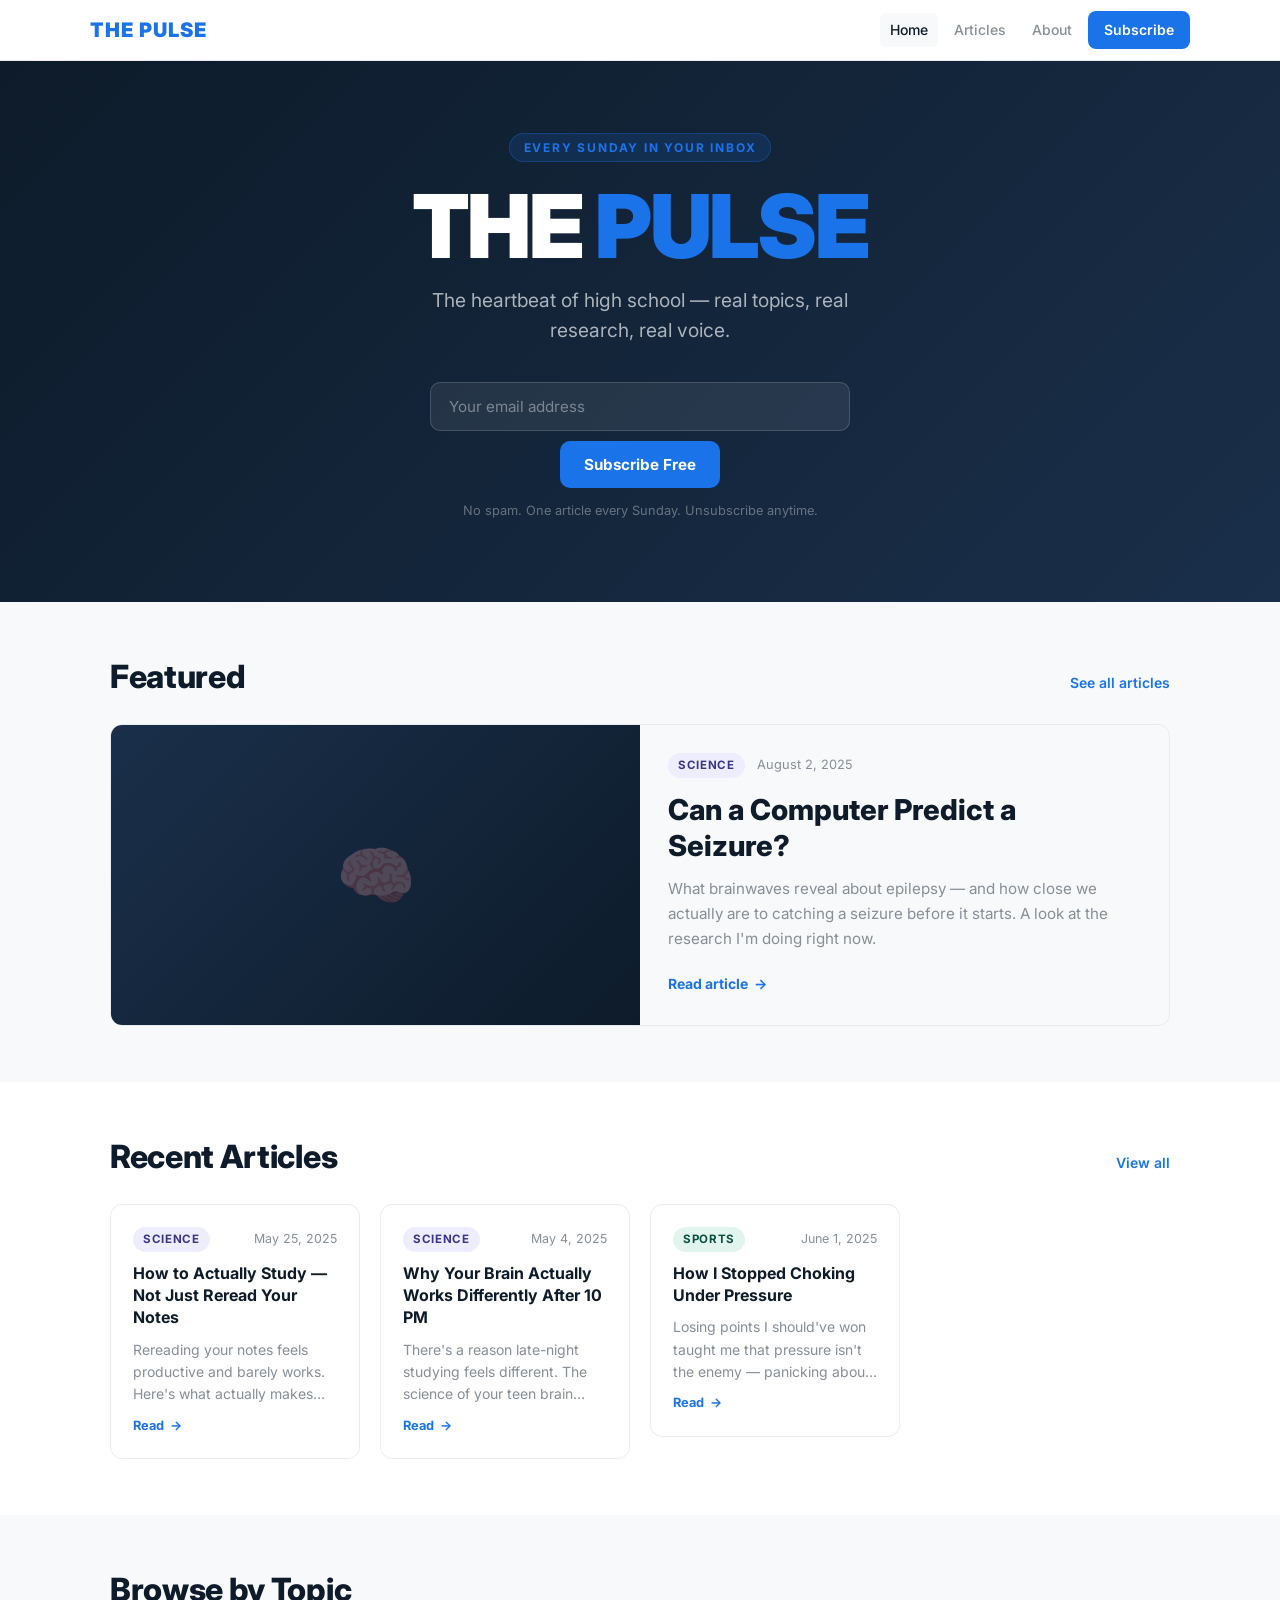
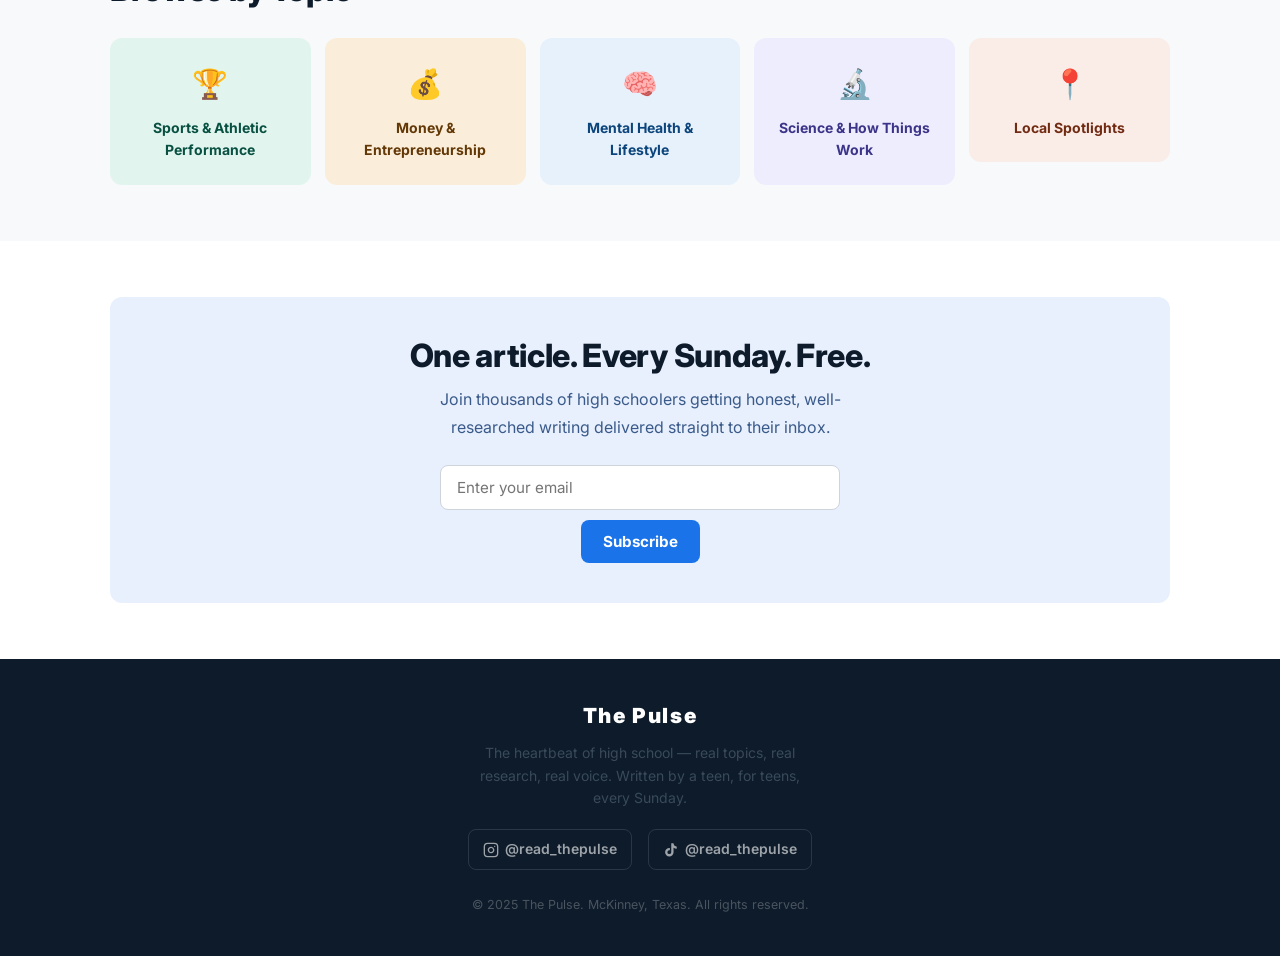
<file: index.html>
<!DOCTYPE html>
<html lang="en">
<head>
  <meta charset="UTF-8" />
  <meta name="viewport" content="width=device-width, initial-scale=1.0" />
  <title>The Pulse — The heartbeat of high school</title>
  <meta name="description" content="Real topics, real research, real voice. The Pulse is a high school publication covering sports, money, mental health, science, and local spotlights." />
  <link rel="stylesheet" href="css/styles.css" />
</head>
<body>

  <!-- NAV -->
  <nav class="nav">
    <div class="nav__inner">
      <a href="index.html" class="nav__logo">The Pulse</a>
      <div class="nav__links">
        <a href="index.html">Home</a>
        <a href="articles.html">Articles</a>
        <a href="about.html">About</a>
        <a href="subscribe.html" class="nav__subscribe">Subscribe</a>
      </div>
      <button class="nav__hamburger" aria-label="Menu">
        <span></span><span></span><span></span>
      </button>
    </div>
    <div class="nav__mobile">
      <a href="index.html">Home</a>
      <a href="articles.html">Articles</a>
      <a href="about.html">About</a>
      <a href="subscribe.html" class="nav__subscribe">Subscribe Free</a>
    </div>
  </nav>

  <!-- HERO -->
  <section class="hero">
    <div class="hero__eyebrow">Every Sunday in your inbox</div>
    <h1 class="hero__title">THE <span>PULSE</span></h1>
    <p class="hero__tagline">The heartbeat of high school — real topics, real research, real voice.</p>
    <form class="hero__form" action="#" method="post">
      <input class="hero__input" type="email" placeholder="Your email address" required />
      <button class="hero__btn" type="submit">Subscribe Free</button>
    </form>
    <p class="hero__note">No spam. One article every Sunday. Unsubscribe anytime.</p>
  </section>

  <!-- FEATURED ARTICLE -->
  <section class="section" style="background: var(--gray-1);">
    <div class="container">
      <div class="section-header">
        <h2>Featured</h2>
        <a href="articles.html">See all articles</a>
      </div>
      <a href="articles/predicting-seizures.html" style="display:block;">
        <article class="featured-card">
          <div class="featured-card__img">
            <span class="featured-card__img-placeholder">🧠</span>
          </div>
          <div class="featured-card__body">
            <div class="featured-card__meta">
              <span class="tag tag--science">Science</span>
              <span class="featured-card__date">August 2, 2025</span>
            </div>
            <h3 class="featured-card__title">Can a Computer Predict a Seizure?</h3>
            <p class="featured-card__excerpt">What brainwaves reveal about epilepsy — and how close we actually are to catching a seizure before it starts. A look at the research I'm doing right now.</p>
            <span class="read-link">Read article</span>
          </div>
        </article>
      </a>
    </div>
  </section>

  <!-- RECENT ARTICLES GRID -->
  <section class="section">
    <div class="container">
      <div class="section-header">
        <h2>Recent Articles</h2>
        <a href="articles.html">View all</a>
      </div>
      <div class="article-grid">

        <a href="articles/how-to-actually-study.html" style="display:block;">
          <article class="article-card">
            <div class="article-card__meta">
              <span class="tag tag--science">Science</span>
              <span class="article-card__date">May 25, 2025</span>
            </div>
            <h3 class="article-card__title">How to Actually Study — Not Just Reread Your Notes</h3>
            <p class="article-card__excerpt">Rereading your notes feels productive and barely works. Here's what actually makes things stick — backed by real cognitive science.</p>
            <span class="read-link">Read</span>
          </article>
        </a>

        <a href="articles/brain-at-night.html" style="display:block;">
          <article class="article-card">
            <div class="article-card__meta">
              <span class="tag tag--science">Science</span>
              <span class="article-card__date">May 4, 2025</span>
            </div>
            <h3 class="article-card__title">Why Your Brain Actually Works Differently After 10 PM</h3>
            <p class="article-card__excerpt">There's a reason late-night studying feels different. The science of your teen brain explains everything — including why you can't fall asleep.</p>
            <span class="read-link">Read</span>
          </article>
        </a>

        <a href="articles/choking-under-pressure.html" style="display:block;">
          <article class="article-card">
            <div class="article-card__meta">
              <span class="tag tag--sports">Sports</span>
              <span class="article-card__date">June 1, 2025</span>
            </div>
            <h3 class="article-card__title">How I Stopped Choking Under Pressure</h3>
            <p class="article-card__excerpt">Losing points I should've won taught me that pressure isn't the enemy — panicking about the pressure is. Here's what actually helped.</p>
            <span class="read-link">Read</span>
          </article>
        </a>

      </div>
    </div>
  </section>

  <!-- CATEGORIES -->
  <section class="section" style="background: var(--gray-1);">
    <div class="container">
      <div class="section-header">
        <h2>Browse by Topic</h2>
      </div>
      <div class="category-grid">
        <a href="articles.html?category=sports">
          <div class="category-card category-card--sports">
            <div class="category-card__icon">🏆</div>
            <div class="category-card__name">Sports & Athletic Performance</div>
          </div>
        </a>
        <a href="articles.html?category=money">
          <div class="category-card category-card--money">
            <div class="category-card__icon">💰</div>
            <div class="category-card__name">Money & Entrepreneurship</div>
          </div>
        </a>
        <a href="articles.html?category=mental">
          <div class="category-card category-card--mental">
            <div class="category-card__icon">🧠</div>
            <div class="category-card__name">Mental Health & Lifestyle</div>
          </div>
        </a>
        <a href="articles.html?category=science">
          <div class="category-card category-card--science">
            <div class="category-card__icon">🔬</div>
            <div class="category-card__name">Science & How Things Work</div>
          </div>
        </a>
        <a href="articles.html?category=local">
          <div class="category-card category-card--local">
            <div class="category-card__icon">📍</div>
            <div class="category-card__name">Local Spotlights</div>
          </div>
        </a>
      </div>
    </div>
  </section>

  <!-- SUBSCRIBE STRIP -->
  <section class="section">
    <div class="container">
      <div class="subscribe-strip">
        <h2>One article. Every Sunday. Free.</h2>
        <p>Join thousands of high schoolers getting honest, well-researched writing delivered straight to their inbox.</p>
        <form class="inline-form" action="#" method="post">
          <input type="email" placeholder="Enter your email" required />
          <button class="btn-primary" type="submit">Subscribe</button>
        </form>
      </div>
    </div>
  </section>

  <!-- FOOTER -->
  <footer class="footer">
    <div class="footer__logo">The Pulse</div>
    <p class="footer__mission">The heartbeat of high school — real topics, real research, real voice. Written by a teen, for teens, every Sunday.</p>
    <div class="footer__socials">
      <a href="https://www.instagram.com/read_thepulse/" target="_blank" rel="noopener">
        <svg width="16" height="16" viewBox="0 0 24 24" fill="none" stroke="currentColor" stroke-width="2" stroke-linecap="round" stroke-linejoin="round"><rect x="2" y="2" width="20" height="20" rx="5" ry="5"/><path d="M16 11.37A4 4 0 1 1 12.63 8 4 4 0 0 1 16 11.37z"/><line x1="17.5" y1="6.5" x2="17.51" y2="6.5"/></svg>
        @read_thepulse
      </a>
      <a href="https://www.tiktok.com/@read_thepulse" target="_blank" rel="noopener">
        <svg width="16" height="16" viewBox="0 0 24 24" fill="currentColor"><path d="M19.59 6.69a4.83 4.83 0 01-3.77-4.25V2h-3.45v13.67a2.89 2.89 0 01-2.88 2.5 2.89 2.89 0 01-2.89-2.89 2.89 2.89 0 012.89-2.89c.28 0 .54.04.79.1V9.01a6.33 6.33 0 00-.79-.05 6.34 6.34 0 00-6.34 6.34 6.34 6.34 0 006.34 6.34 6.34 6.34 0 006.33-6.34V8.69a8.18 8.18 0 004.78 1.52V6.76a4.85 4.85 0 01-1.01-.07z"/></svg>
        @read_thepulse
      </a>
    </div>
    <p class="footer__copy">© 2025 The Pulse. McKinney, Texas. All rights reserved.</p>
  </footer>

  <script src="js/main.js"></script>
</body>
</html>
</file>
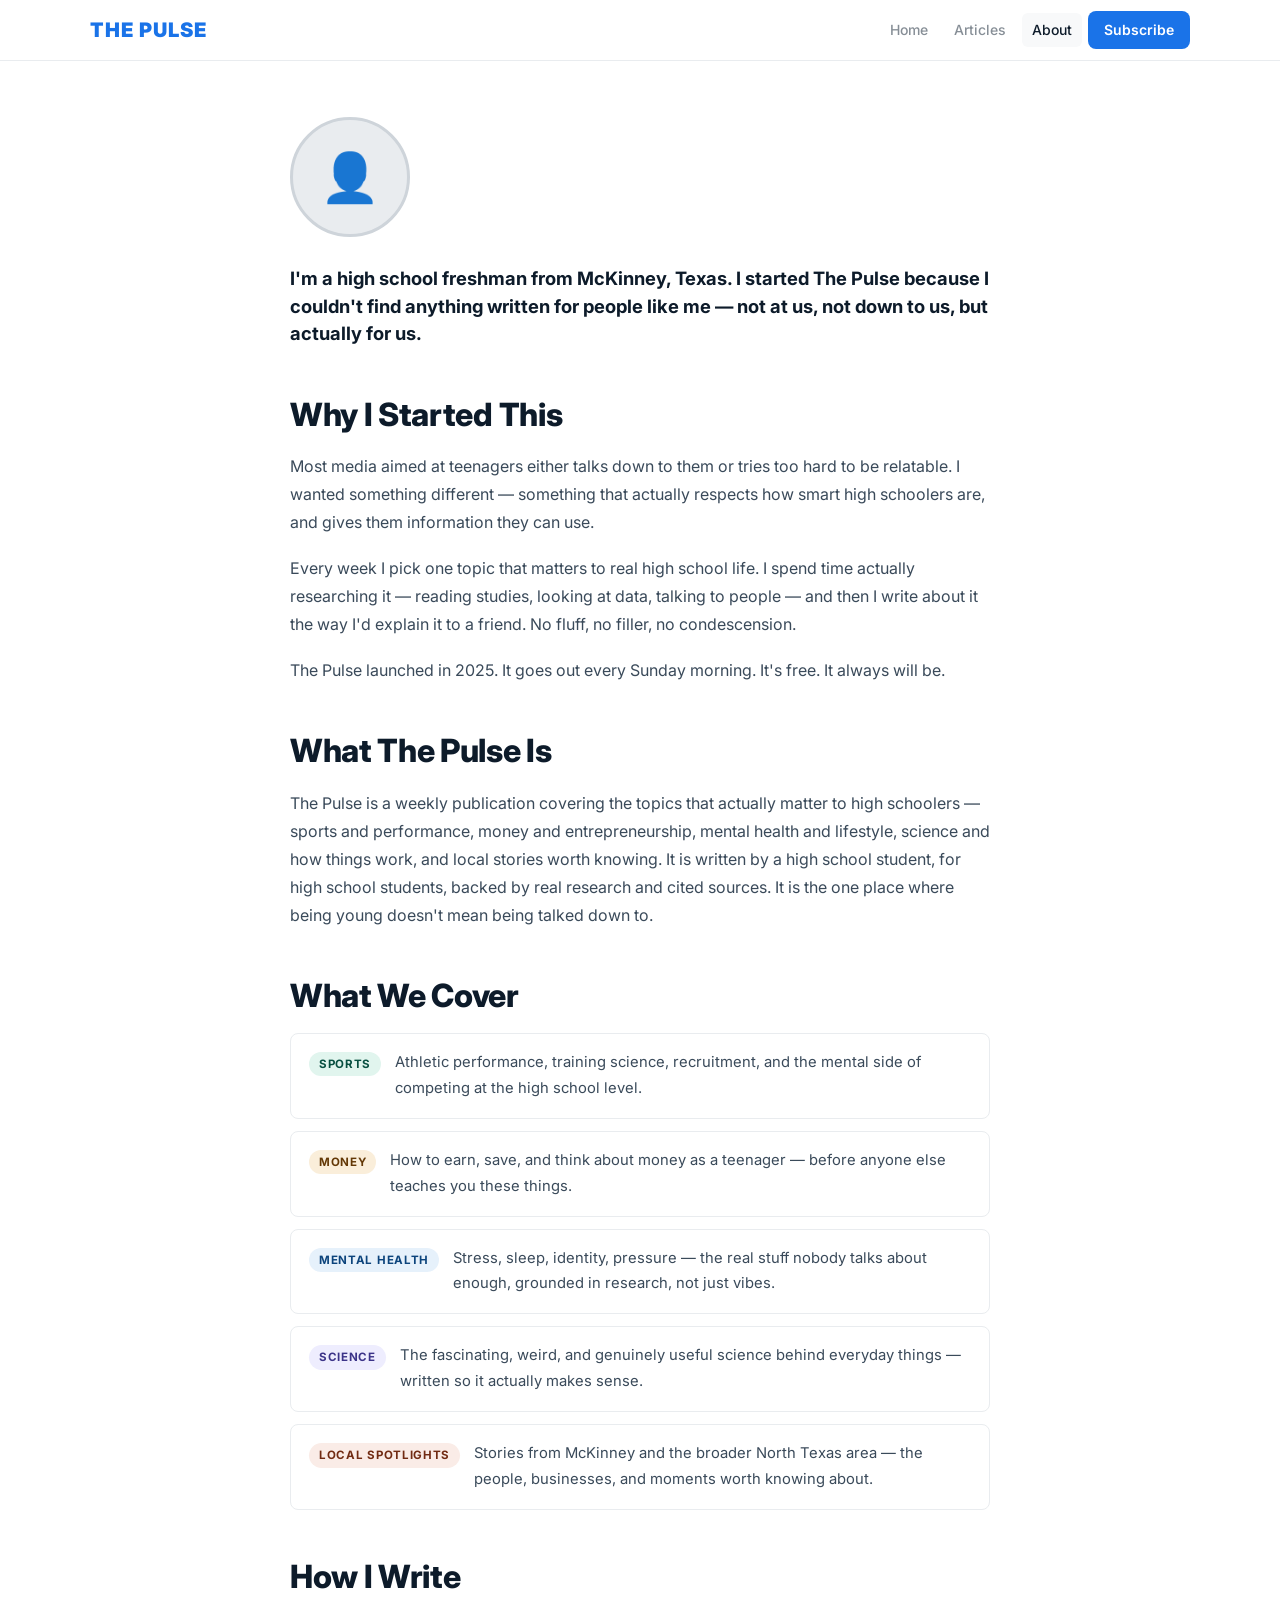
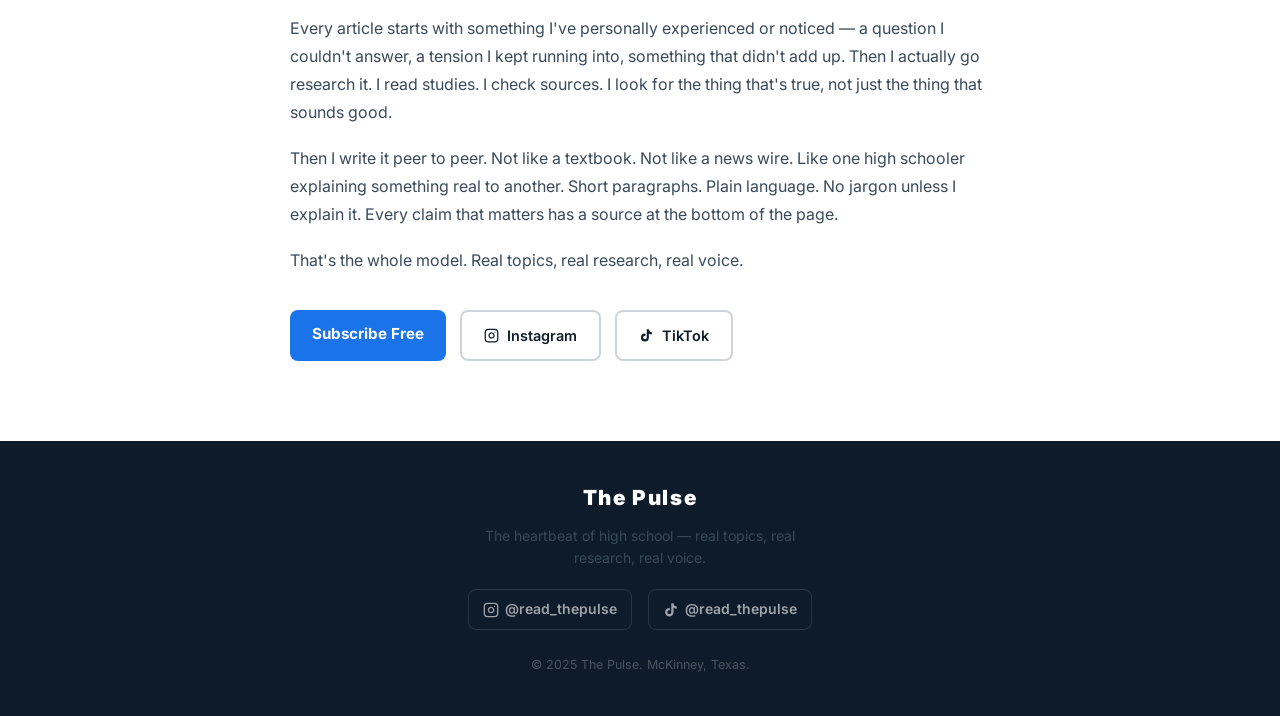
<file: about.html>
<!DOCTYPE html>
<html lang="en">
<head>
  <meta charset="UTF-8" />
  <meta name="viewport" content="width=device-width, initial-scale=1.0" />
  <title>About — The Pulse</title>
  <meta name="description" content="Who is behind The Pulse, why it started, and what it stands for." />
  <link rel="stylesheet" href="css/styles.css" />
</head>
<body>

  <!-- NAV -->
  <nav class="nav">
    <div class="nav__inner">
      <a href="index.html" class="nav__logo">The Pulse</a>
      <div class="nav__links">
        <a href="index.html">Home</a>
        <a href="articles.html">Articles</a>
        <a href="about.html">About</a>
        <a href="subscribe.html" class="nav__subscribe">Subscribe</a>
      </div>
      <button class="nav__hamburger" aria-label="Menu">
        <span></span><span></span><span></span>
      </button>
    </div>
    <div class="nav__mobile">
      <a href="index.html">Home</a>
      <a href="articles.html">Articles</a>
      <a href="about.html">About</a>
      <a href="subscribe.html" class="nav__subscribe">Subscribe Free</a>
    </div>
  </nav>

  <!-- ABOUT CONTENT -->
  <main class="about-page">

    <div class="photo-placeholder" aria-label="Founder photo">👤</div>

    <p class="about-intro">I'm a high school freshman from McKinney, Texas. I started The Pulse because I couldn't find anything written for people like me — not at us, not down to us, but actually for us.</p>

    <h2>Why I Started This</h2>
    <p>Most media aimed at teenagers either talks down to them or tries too hard to be relatable. I wanted something different — something that actually respects how smart high schoolers are, and gives them information they can use.</p>
    <p>Every week I pick one topic that matters to real high school life. I spend time actually researching it — reading studies, looking at data, talking to people — and then I write about it the way I'd explain it to a friend. No fluff, no filler, no condescension.</p>
    <p>The Pulse launched in 2025. It goes out every Sunday morning. It's free. It always will be.</p>

    <h2>What The Pulse Is</h2>
    <p>The Pulse is a weekly publication covering the topics that actually matter to high schoolers — sports and performance, money and entrepreneurship, mental health and lifestyle, science and how things work, and local stories worth knowing. It is written by a high school student, for high school students, backed by real research and cited sources. It is the one place where being young doesn't mean being talked down to.</p>

    <h2>What We Cover</h2>
    <div class="category-list">
      <div class="category-item">
        <span class="tag tag--sports">Sports</span>
        <p>Athletic performance, training science, recruitment, and the mental side of competing at the high school level.</p>
      </div>
      <div class="category-item">
        <span class="tag tag--money">Money</span>
        <p>How to earn, save, and think about money as a teenager — before anyone else teaches you these things.</p>
      </div>
      <div class="category-item">
        <span class="tag tag--mental">Mental Health</span>
        <p>Stress, sleep, identity, pressure — the real stuff nobody talks about enough, grounded in research, not just vibes.</p>
      </div>
      <div class="category-item">
        <span class="tag tag--science">Science</span>
        <p>The fascinating, weird, and genuinely useful science behind everyday things — written so it actually makes sense.</p>
      </div>
      <div class="category-item">
        <span class="tag tag--local">Local Spotlights</span>
        <p>Stories from McKinney and the broader North Texas area — the people, businesses, and moments worth knowing about.</p>
      </div>
    </div>

    <h2>How I Write</h2>
    <p>Every article starts with something I've personally experienced or noticed — a question I couldn't answer, a tension I kept running into, something that didn't add up. Then I actually go research it. I read studies. I check sources. I look for the thing that's true, not just the thing that sounds good.</p>
    <p>Then I write it peer to peer. Not like a textbook. Not like a news wire. Like one high schooler explaining something real to another. Short paragraphs. Plain language. No jargon unless I explain it. Every claim that matters has a source at the bottom of the page.</p>
    <p>That's the whole model. Real topics, real research, real voice.</p>

    <div class="about-cta">
      <a href="subscribe.html" class="btn-primary">Subscribe Free</a>
      <a href="https://www.instagram.com/read_thepulse/" class="btn-social" target="_blank" rel="noopener">
        <svg width="15" height="15" viewBox="0 0 24 24" fill="none" stroke="currentColor" stroke-width="2" stroke-linecap="round" stroke-linejoin="round"><rect x="2" y="2" width="20" height="20" rx="5" ry="5"/><path d="M16 11.37A4 4 0 1 1 12.63 8 4 4 0 0 1 16 11.37z"/><line x1="17.5" y1="6.5" x2="17.51" y2="6.5"/></svg>
        Instagram
      </a>
      <a href="https://www.tiktok.com/@read_thepulse" class="btn-social" target="_blank" rel="noopener">
        <svg width="15" height="15" viewBox="0 0 24 24" fill="currentColor"><path d="M19.59 6.69a4.83 4.83 0 01-3.77-4.25V2h-3.45v13.67a2.89 2.89 0 01-2.88 2.5 2.89 2.89 0 01-2.89-2.89 2.89 2.89 0 012.89-2.89c.28 0 .54.04.79.1V9.01a6.33 6.33 0 00-.79-.05 6.34 6.34 0 00-6.34 6.34 6.34 6.34 0 006.34 6.34 6.34 6.34 0 006.33-6.34V8.69a8.18 8.18 0 004.78 1.52V6.76a4.85 4.85 0 01-1.01-.07z"/></svg>
        TikTok
      </a>
    </div>

  </main>

  <!-- FOOTER -->
  <footer class="footer">
    <div class="footer__logo">The Pulse</div>
    <p class="footer__mission">The heartbeat of high school — real topics, real research, real voice.</p>
    <div class="footer__socials">
      <a href="https://www.instagram.com/read_thepulse/" target="_blank" rel="noopener">
        <svg width="16" height="16" viewBox="0 0 24 24" fill="none" stroke="currentColor" stroke-width="2" stroke-linecap="round" stroke-linejoin="round"><rect x="2" y="2" width="20" height="20" rx="5" ry="5"/><path d="M16 11.37A4 4 0 1 1 12.63 8 4 4 0 0 1 16 11.37z"/><line x1="17.5" y1="6.5" x2="17.51" y2="6.5"/></svg>
        @read_thepulse
      </a>
      <a href="https://www.tiktok.com/@read_thepulse" target="_blank" rel="noopener">
        <svg width="16" height="16" viewBox="0 0 24 24" fill="currentColor"><path d="M19.59 6.69a4.83 4.83 0 01-3.77-4.25V2h-3.45v13.67a2.89 2.89 0 01-2.88 2.5 2.89 2.89 0 01-2.89-2.89 2.89 2.89 0 012.89-2.89c.28 0 .54.04.79.1V9.01a6.33 6.33 0 00-.79-.05 6.34 6.34 0 00-6.34 6.34 6.34 6.34 0 006.34 6.34 6.34 6.34 0 006.33-6.34V8.69a8.18 8.18 0 004.78 1.52V6.76a4.85 4.85 0 01-1.01-.07z"/></svg>
        @read_thepulse
      </a>
    </div>
    <p class="footer__copy">© 2025 The Pulse. McKinney, Texas.</p>
  </footer>

  <script src="js/main.js"></script>
</body>
</html>
</file>
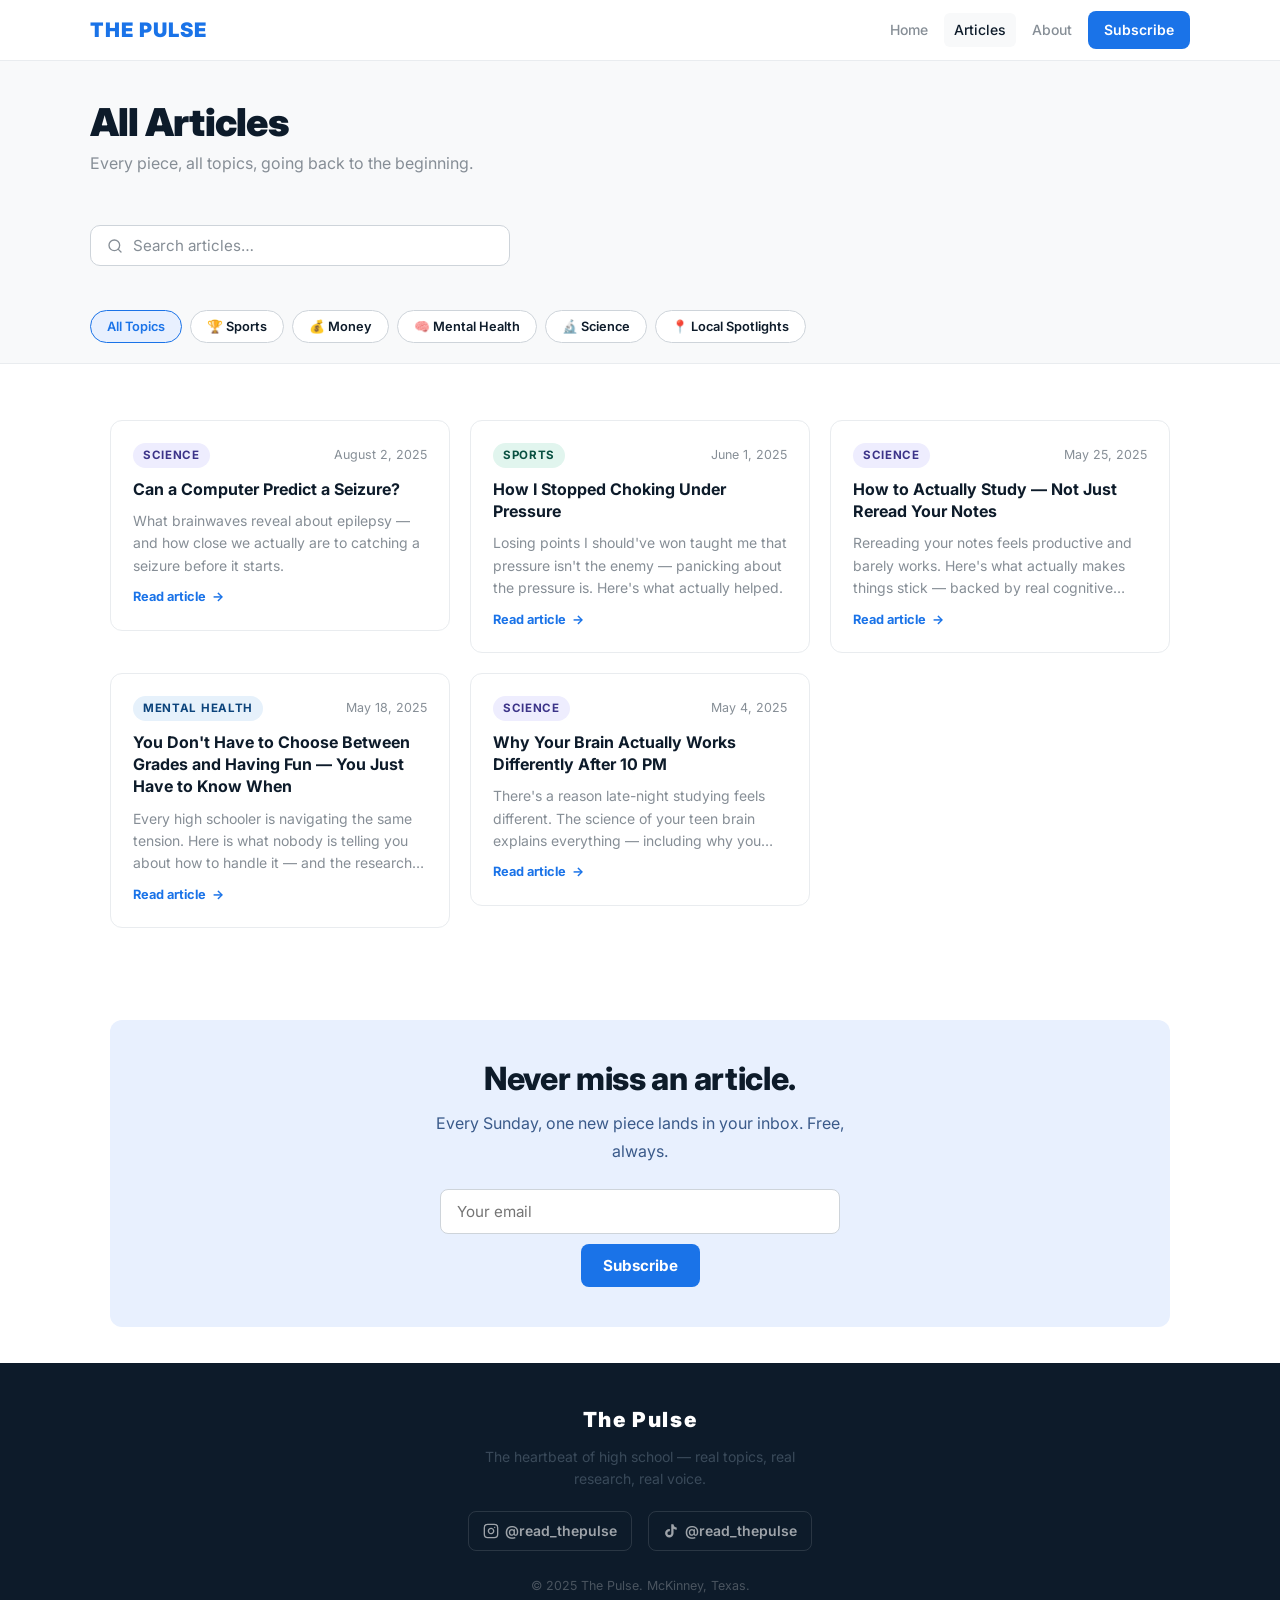
<file: articles.html>
<!DOCTYPE html>
<html lang="en">
<head>
  <meta charset="UTF-8" />
  <meta name="viewport" content="width=device-width, initial-scale=1.0" />
  <title>Articles — The Pulse</title>
  <meta name="description" content="Browse all articles from The Pulse — covering sports, money, mental health, science, and local spotlights." />
  <link rel="stylesheet" href="css/styles.css" />
</head>
<body>

  <!-- NAV -->
  <nav class="nav">
    <div class="nav__inner">
      <a href="index.html" class="nav__logo">The Pulse</a>
      <div class="nav__links">
        <a href="index.html">Home</a>
        <a href="articles.html">Articles</a>
        <a href="about.html">About</a>
        <a href="subscribe.html" class="nav__subscribe">Subscribe</a>
      </div>
      <button class="nav__hamburger" aria-label="Menu">
        <span></span><span></span><span></span>
      </button>
    </div>
    <div class="nav__mobile">
      <a href="index.html">Home</a>
      <a href="articles.html">Articles</a>
      <a href="about.html">About</a>
      <a href="subscribe.html" class="nav__subscribe">Subscribe Free</a>
    </div>
  </nav>

  <!-- PAGE HEADER -->
  <div class="page-header">
    <div class="page-header__inner">
      <h1>All Articles</h1>
      <p>Every piece, all topics, going back to the beginning.</p>
      <div class="filter-tabs-wrapper">
        <div class="search-bar">
          <svg width="16" height="16" viewBox="0 0 24 24" fill="none" stroke="currentColor" stroke-width="2" stroke-linecap="round" stroke-linejoin="round"><circle cx="11" cy="11" r="8"/><line x1="21" y1="21" x2="16.65" y2="16.65"/></svg>
          <input id="article-search" type="text" placeholder="Search articles…" />
        </div>
        <div class="filter-bar">
          <button class="filter-btn active" data-filter="all">All Topics</button>
          <button class="filter-btn" data-filter="sports">🏆 Sports</button>
          <button class="filter-btn" data-filter="money">💰 Money</button>
          <button class="filter-btn" data-filter="mental">🧠 Mental Health</button>
          <button class="filter-btn" data-filter="science">🔬 Science</button>
          <button class="filter-btn" data-filter="local">📍 Local Spotlights</button>
        </div>
      </div>
    </div>
  </div>

  <!-- ARTICLES LIST -->
  <section class="section">
    <div class="container">
      <div class="articles-list" id="articles-list">

        <a href="articles/predicting-seizures.html" class="article-list-card" data-category="science" style="display:block;">
          <article class="article-card">
            <div class="article-card__meta">
              <span class="tag tag--science">Science</span>
              <span class="article-card__date">August 2, 2025</span>
            </div>
            <h3 class="article-card__title">Can a Computer Predict a Seizure?</h3>
            <p class="article-card__excerpt">What brainwaves reveal about epilepsy — and how close we actually are to catching a seizure before it starts.</p>
            <span class="read-link">Read article</span>
          </article>
        </a>

        <a href="articles/choking-under-pressure.html" class="article-list-card" data-category="sports" style="display:block;">
          <article class="article-card">
            <div class="article-card__meta">
              <span class="tag tag--sports">Sports</span>
              <span class="article-card__date">June 1, 2025</span>
            </div>
            <h3 class="article-card__title">How I Stopped Choking Under Pressure</h3>
            <p class="article-card__excerpt">Losing points I should've won taught me that pressure isn't the enemy — panicking about the pressure is. Here's what actually helped.</p>
            <span class="read-link">Read article</span>
          </article>
        </a>

        <a href="articles/how-to-actually-study.html" class="article-list-card" data-category="science" style="display:block;">
          <article class="article-card">
            <div class="article-card__meta">
              <span class="tag tag--science">Science</span>
              <span class="article-card__date">May 25, 2025</span>
            </div>
            <h3 class="article-card__title">How to Actually Study — Not Just Reread Your Notes</h3>
            <p class="article-card__excerpt">Rereading your notes feels productive and barely works. Here's what actually makes things stick — backed by real cognitive science.</p>
            <span class="read-link">Read article</span>
          </article>
        </a>

        <a href="articles/grades-and-fun.html" class="article-list-card" data-category="mental" style="display:block;">
          <article class="article-card">
            <div class="article-card__meta">
              <span class="tag tag--mental">Mental Health</span>
              <span class="article-card__date">May 18, 2025</span>
            </div>
            <h3 class="article-card__title">You Don't Have to Choose Between Grades and Having Fun — You Just Have to Know When</h3>
            <p class="article-card__excerpt">Every high schooler is navigating the same tension. Here is what nobody is telling you about how to handle it — and the research that actually backs it up.</p>
            <span class="read-link">Read article</span>
          </article>
        </a>

<a href="articles/brain-at-night.html" class="article-list-card" data-category="science" style="display:block;">
          <article class="article-card">
            <div class="article-card__meta">
              <span class="tag tag--science">Science</span>
              <span class="article-card__date">May 4, 2025</span>
            </div>
            <h3 class="article-card__title">Why Your Brain Actually Works Differently After 10 PM</h3>
            <p class="article-card__excerpt">There's a reason late-night studying feels different. The science of your teen brain explains everything — including why you can't fall asleep even when you're exhausted.</p>
            <span class="read-link">Read article</span>
          </article>
        </a>

      </div>
      <p class="no-results">No articles match your search. Try a different keyword or category.</p>
    </div>
  </section>

  <!-- SUBSCRIBE STRIP -->
  <section class="section-sm">
    <div class="container">
      <div class="subscribe-strip">
        <h2>Never miss an article.</h2>
        <p>Every Sunday, one new piece lands in your inbox. Free, always.</p>
        <form class="inline-form" action="#" method="post">
          <input type="email" placeholder="Your email" required />
          <button class="btn-primary" type="submit">Subscribe</button>
        </form>
      </div>
    </div>
  </section>

  <!-- FOOTER -->
  <footer class="footer">
    <div class="footer__logo">The Pulse</div>
    <p class="footer__mission">The heartbeat of high school — real topics, real research, real voice.</p>
    <div class="footer__socials">
      <a href="https://www.instagram.com/read_thepulse/" target="_blank" rel="noopener">
        <svg width="16" height="16" viewBox="0 0 24 24" fill="none" stroke="currentColor" stroke-width="2" stroke-linecap="round" stroke-linejoin="round"><rect x="2" y="2" width="20" height="20" rx="5" ry="5"/><path d="M16 11.37A4 4 0 1 1 12.63 8 4 4 0 0 1 16 11.37z"/><line x1="17.5" y1="6.5" x2="17.51" y2="6.5"/></svg>
        @read_thepulse
      </a>
      <a href="https://www.tiktok.com/@read_thepulse" target="_blank" rel="noopener">
        <svg width="16" height="16" viewBox="0 0 24 24" fill="currentColor"><path d="M19.59 6.69a4.83 4.83 0 01-3.77-4.25V2h-3.45v13.67a2.89 2.89 0 01-2.88 2.5 2.89 2.89 0 01-2.89-2.89 2.89 2.89 0 012.89-2.89c.28 0 .54.04.79.1V9.01a6.33 6.33 0 00-.79-.05 6.34 6.34 0 00-6.34 6.34 6.34 6.34 0 006.34 6.34 6.34 6.34 0 006.33-6.34V8.69a8.18 8.18 0 004.78 1.52V6.76a4.85 4.85 0 01-1.01-.07z"/></svg>
        @read_thepulse
      </a>
    </div>
    <p class="footer__copy">© 2025 The Pulse. McKinney, Texas.</p>
  </footer>

  <script src="js/main.js"></script>
  <script>
    /* Pre-filter via URL param */
    const params = new URLSearchParams(window.location.search);
    const cat = params.get('category');
    if (cat) {
      document.querySelectorAll('.filter-btn').forEach(btn => {
        if (btn.dataset.filter === cat) btn.click();
      });
    }
  </script>
</body>
</html>
</file>
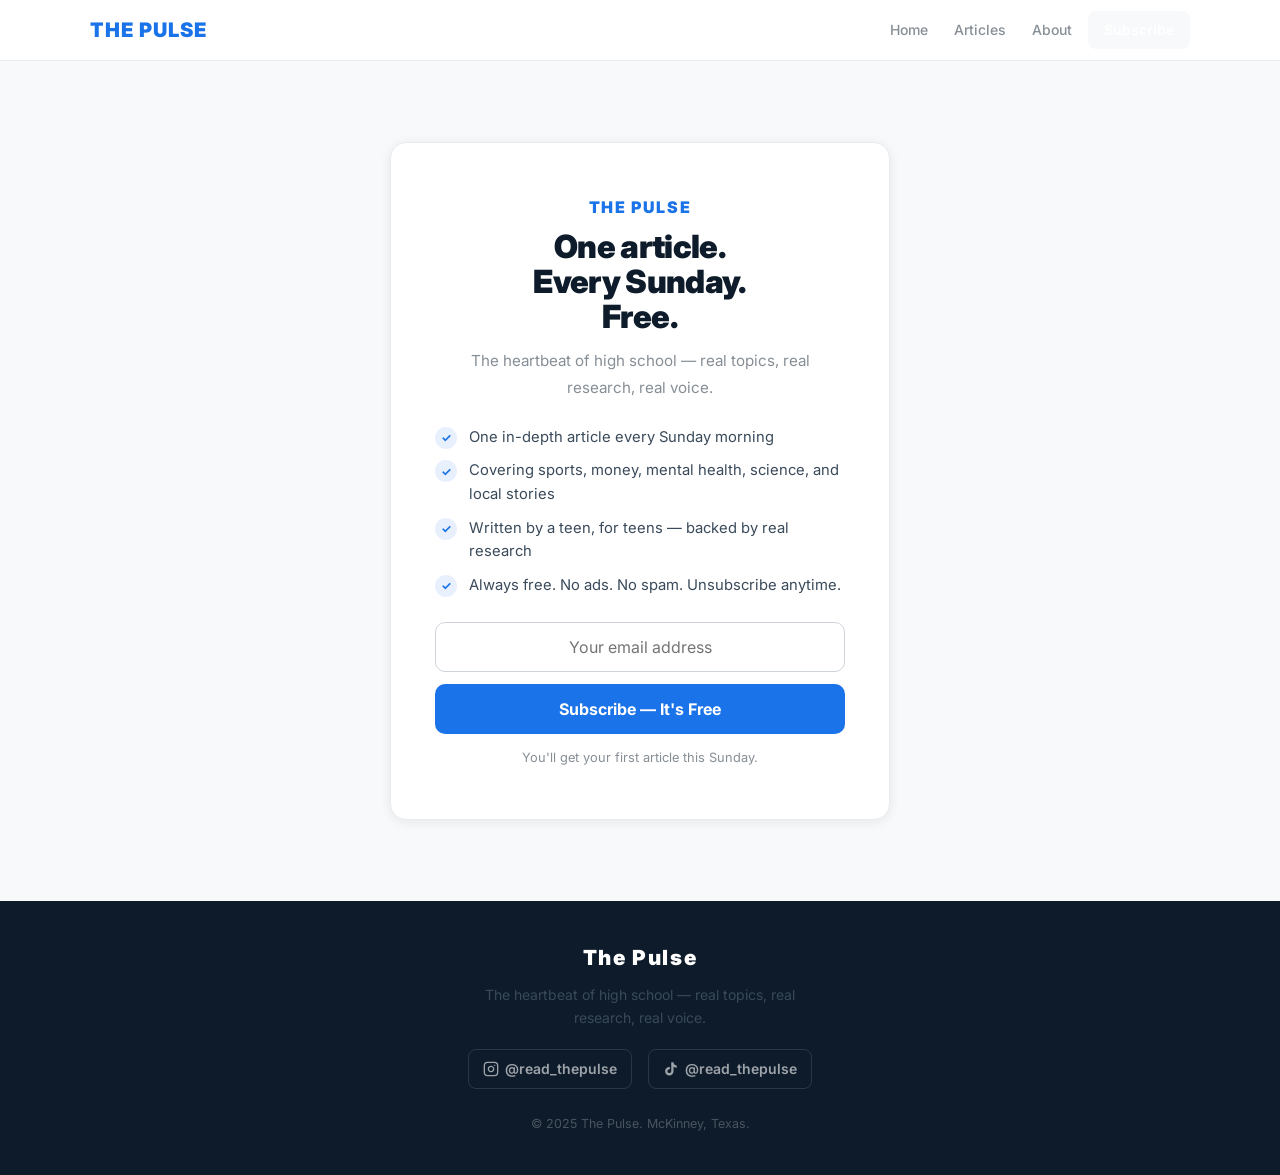
<file: subscribe.html>
<!DOCTYPE html>
<html lang="en">
<head>
  <meta charset="UTF-8" />
  <meta name="viewport" content="width=device-width, initial-scale=1.0" />
  <title>Subscribe — The Pulse</title>
  <meta name="description" content="Get one article every Sunday, free. Written by a teen for teens." />
  <link rel="stylesheet" href="css/styles.css" />
</head>
<body>

  <!-- NAV -->
  <nav class="nav">
    <div class="nav__inner">
      <a href="index.html" class="nav__logo">The Pulse</a>
      <div class="nav__links">
        <a href="index.html">Home</a>
        <a href="articles.html">Articles</a>
        <a href="about.html">About</a>
        <a href="subscribe.html" class="nav__subscribe">Subscribe</a>
      </div>
      <button class="nav__hamburger" aria-label="Menu">
        <span></span><span></span><span></span>
      </button>
    </div>
    <div class="nav__mobile">
      <a href="index.html">Home</a>
      <a href="articles.html">Articles</a>
      <a href="about.html">About</a>
      <a href="subscribe.html" class="nav__subscribe">Subscribe Free</a>
    </div>
  </nav>

  <!-- SUBSCRIBE PAGE -->
  <div class="subscribe-page">
    <div class="subscribe-card">
      <div class="subscribe-card__logo">The Pulse</div>
      <h1>One article.<br>Every Sunday.<br>Free.</h1>
      <p style="color: var(--gray-4); font-size: 0.95rem; margin-top: 10px;">The heartbeat of high school — real topics, real research, real voice.</p>

      <div class="subscribe-card__perks">
        <div class="subscribe-card__perk">
          <div class="subscribe-card__perk-icon">✓</div>
          <span>One in-depth article every Sunday morning</span>
        </div>
        <div class="subscribe-card__perk">
          <div class="subscribe-card__perk-icon">✓</div>
          <span>Covering sports, money, mental health, science, and local stories</span>
        </div>
        <div class="subscribe-card__perk">
          <div class="subscribe-card__perk-icon">✓</div>
          <span>Written by a teen, for teens — backed by real research</span>
        </div>
        <div class="subscribe-card__perk">
          <div class="subscribe-card__perk-icon">✓</div>
          <span>Always free. No ads. No spam. Unsubscribe anytime.</span>
        </div>
      </div>

      <!-- Form -->
      <form class="subscribe-form" action="#" method="post">
        <input type="email" placeholder="Your email address" required />
        <button class="btn-primary" type="submit">Subscribe — It's Free</button>
      </form>
      <p class="subscribe-next">You'll get your first article this Sunday.</p>

      <!-- Success state -->
      <div class="success-msg">
        <div class="success-msg__icon">✓</div>
        <h3>Almost there — check your email</h3>
        <p>Your email app just opened with a message to me — hit send and you’re on the list. Your first article arrives this Sunday.</p>
        <a href="index.html" class="btn-primary" style="display:inline-block; margin-top: 8px;">Back to home</a>
      </div>
    </div>
  </div>

  <!-- FOOTER -->
  <footer class="footer">
    <div class="footer__logo">The Pulse</div>
    <p class="footer__mission">The heartbeat of high school — real topics, real research, real voice.</p>
    <div class="footer__socials">
      <a href="https://www.instagram.com/read_thepulse/" target="_blank" rel="noopener">
        <svg width="16" height="16" viewBox="0 0 24 24" fill="none" stroke="currentColor" stroke-width="2" stroke-linecap="round" stroke-linejoin="round"><rect x="2" y="2" width="20" height="20" rx="5" ry="5"/><path d="M16 11.37A4 4 0 1 1 12.63 8 4 4 0 0 1 16 11.37z"/><line x1="17.5" y1="6.5" x2="17.51" y2="6.5"/></svg>
        @read_thepulse
      </a>
      <a href="https://www.tiktok.com/@read_thepulse" target="_blank" rel="noopener">
        <svg width="16" height="16" viewBox="0 0 24 24" fill="currentColor"><path d="M19.59 6.69a4.83 4.83 0 01-3.77-4.25V2h-3.45v13.67a2.89 2.89 0 01-2.88 2.5 2.89 2.89 0 01-2.89-2.89 2.89 2.89 0 012.89-2.89c.28 0 .54.04.79.1V9.01a6.33 6.33 0 00-.79-.05 6.34 6.34 0 00-6.34 6.34 6.34 6.34 0 006.34 6.34 6.34 6.34 0 006.33-6.34V8.69a8.18 8.18 0 004.78 1.52V6.76a4.85 4.85 0 01-1.01-.07z"/></svg>
        @read_thepulse
      </a>
    </div>
    <p class="footer__copy">© 2025 The Pulse. McKinney, Texas.</p>
  </footer>

  <script src="js/main.js"></script>
</body>
</html>
</file>
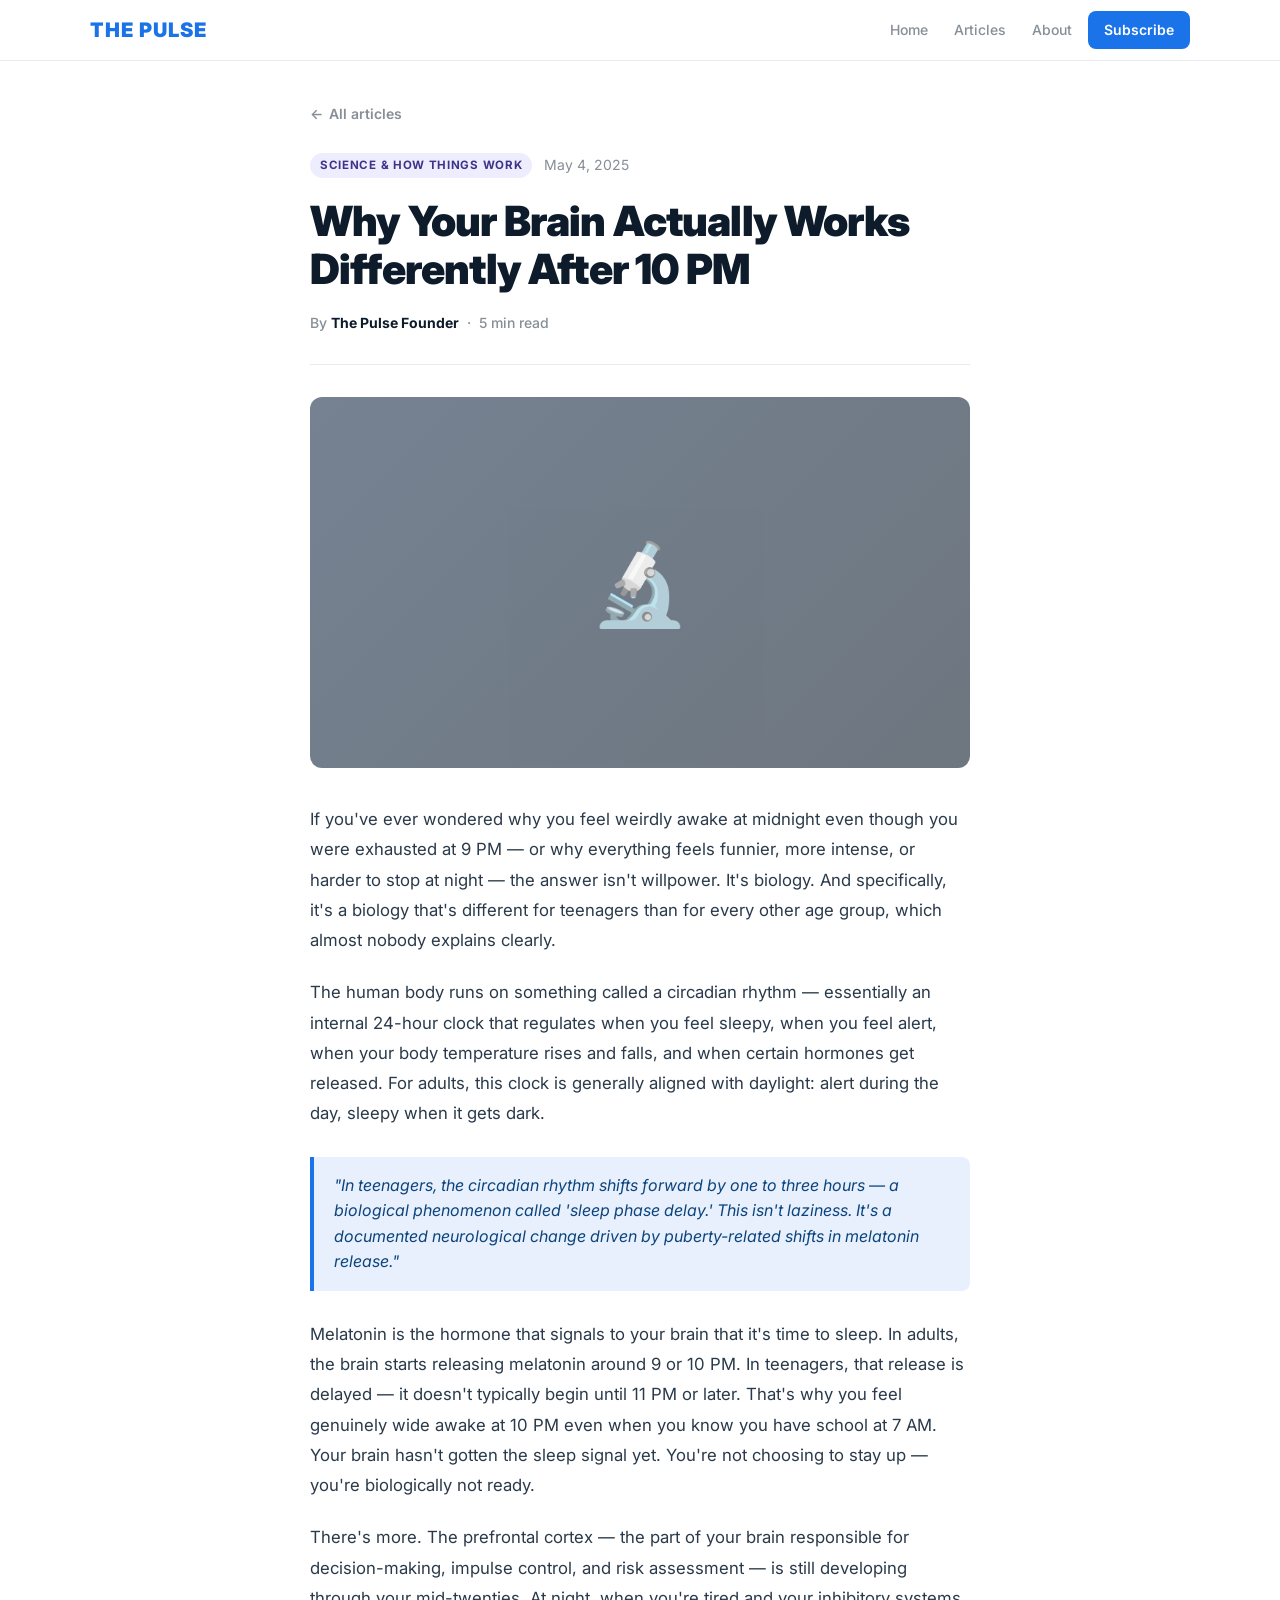
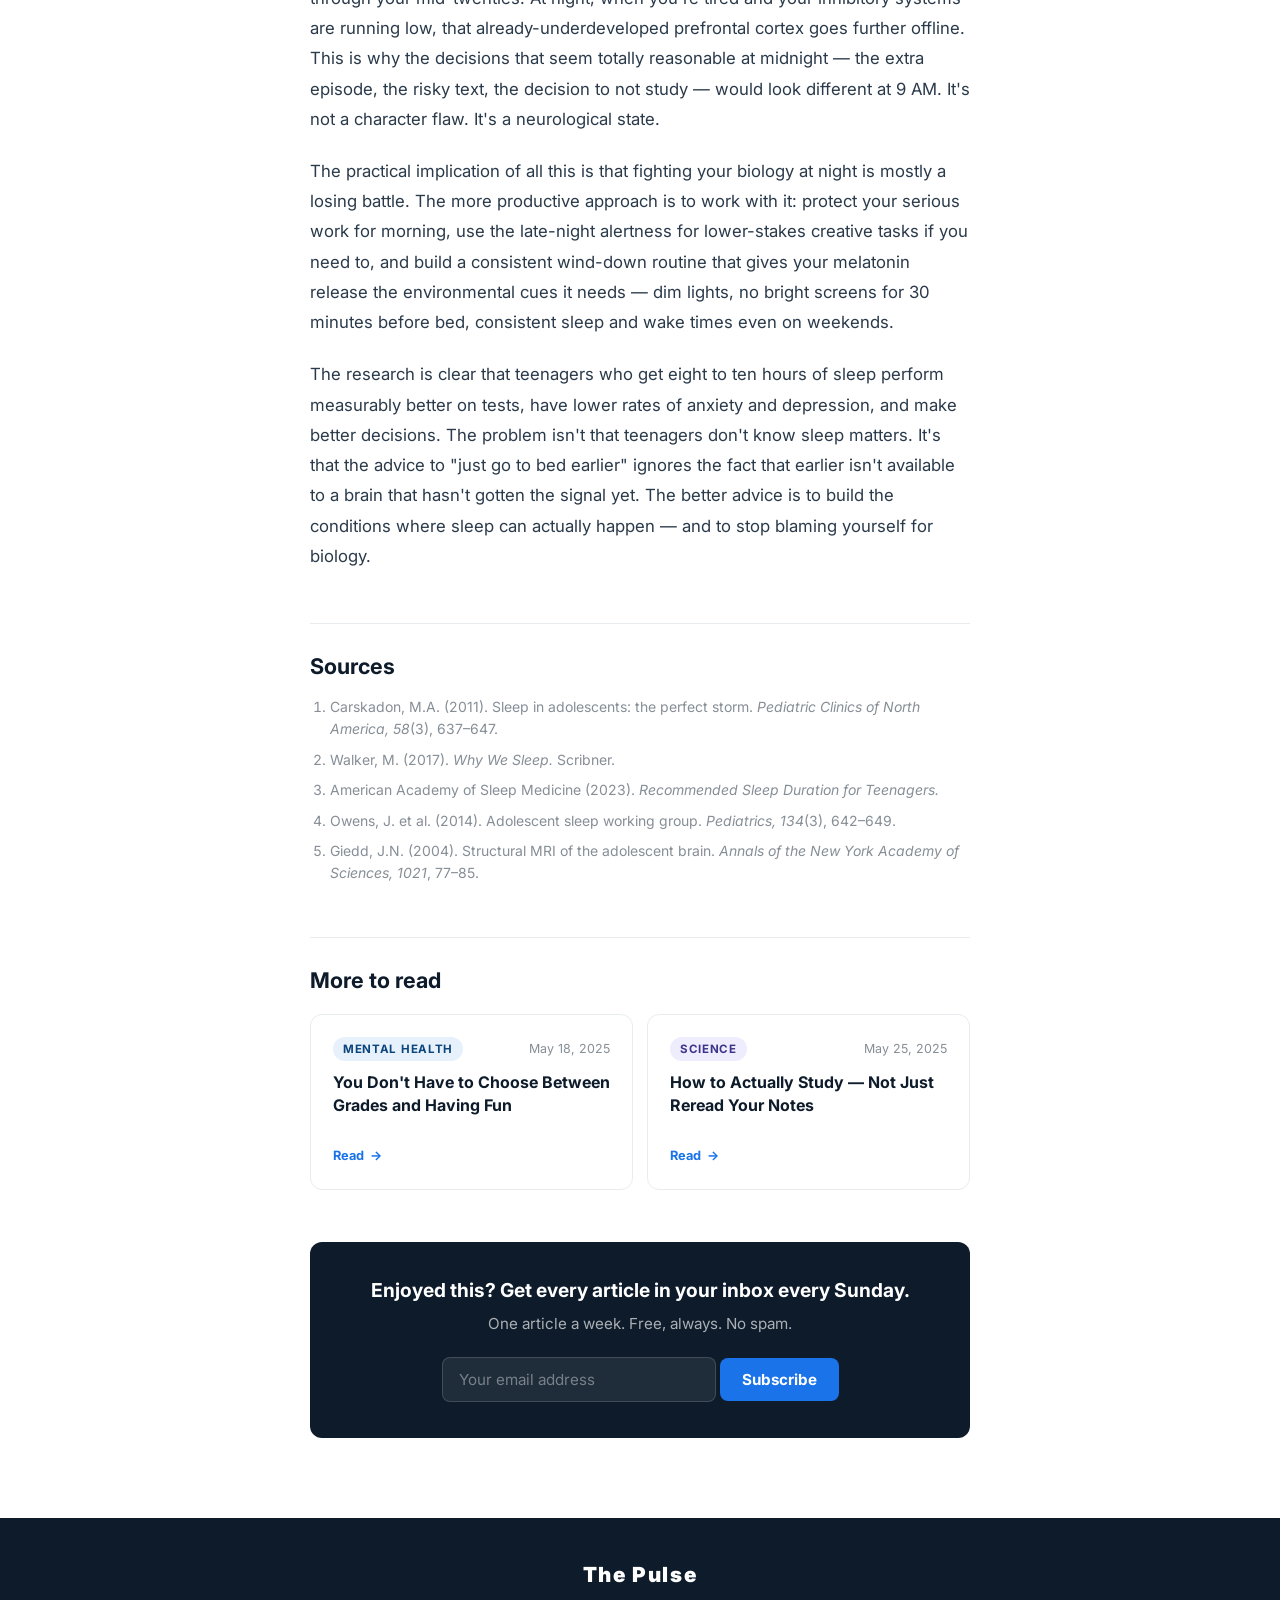
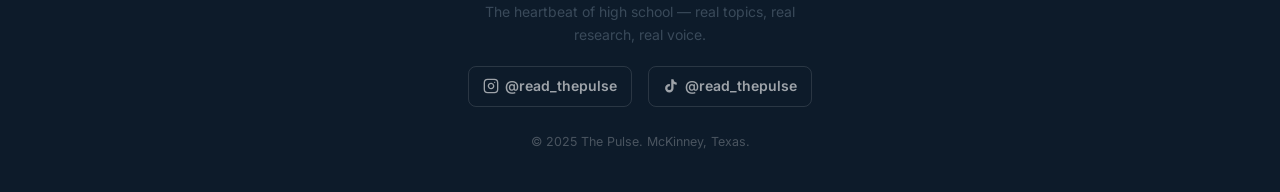
<file: articles/brain-at-night.html>
<!DOCTYPE html>
<html lang="en">
<head>
  <meta charset="UTF-8" />
  <meta name="viewport" content="width=device-width, initial-scale=1.0" />
  <title>Why Your Brain Actually Works Differently After 10 PM — The Pulse</title>
  <meta name="description" content="The science of your teen brain explains everything — including why you can't fall asleep even when you're exhausted." />
  <link rel="stylesheet" href="../css/styles.css" />
</head>
<body>

  <nav class="nav">
    <div class="nav__inner">
      <a href="../index.html" class="nav__logo">The Pulse</a>
      <div class="nav__links">
        <a href="../index.html">Home</a>
        <a href="../articles.html">Articles</a>
        <a href="../about.html">About</a>
        <a href="../subscribe.html" class="nav__subscribe">Subscribe</a>
      </div>
      <button class="nav__hamburger" aria-label="Menu">
        <span></span><span></span><span></span>
      </button>
    </div>
    <div class="nav__mobile">
      <a href="../index.html">Home</a>
      <a href="../articles.html">Articles</a>
      <a href="../about.html">About</a>
      <a href="../subscribe.html" class="nav__subscribe">Subscribe Free</a>
    </div>
  </nav>

  <main class="article-page">
    <a href="../articles.html" class="article-page__back">All articles</a>

    <div class="article-page__meta">
      <span class="tag tag--science">Science &amp; How Things Work</span>
      <span class="article-page__date">May 4, 2025</span>
    </div>

    <h1 class="article-page__title">Why Your Brain Actually Works Differently After 10 PM</h1>
    <p class="article-page__byline">By <strong>The Pulse Founder</strong> &nbsp;·&nbsp; 5 min read</p>

    <div class="article-page__hero-img" aria-hidden="true">🔬</div>

    <div class="article-body">

      <p>If you've ever wondered why you feel weirdly awake at midnight even though you were exhausted at 9 PM — or why everything feels funnier, more intense, or harder to stop at night — the answer isn't willpower. It's biology. And specifically, it's a biology that's different for teenagers than for every other age group, which almost nobody explains clearly.</p>

      <p>The human body runs on something called a circadian rhythm — essentially an internal 24-hour clock that regulates when you feel sleepy, when you feel alert, when your body temperature rises and falls, and when certain hormones get released. For adults, this clock is generally aligned with daylight: alert during the day, sleepy when it gets dark.</p>

      <blockquote>"In teenagers, the circadian rhythm shifts forward by one to three hours — a biological phenomenon called 'sleep phase delay.' This isn't laziness. It's a documented neurological change driven by puberty-related shifts in melatonin release."</blockquote>

      <p>Melatonin is the hormone that signals to your brain that it's time to sleep. In adults, the brain starts releasing melatonin around 9 or 10 PM. In teenagers, that release is delayed — it doesn't typically begin until 11 PM or later. That's why you feel genuinely wide awake at 10 PM even when you know you have school at 7 AM. Your brain hasn't gotten the sleep signal yet. You're not choosing to stay up — you're biologically not ready.</p>

      <p>There's more. The prefrontal cortex — the part of your brain responsible for decision-making, impulse control, and risk assessment — is still developing through your mid-twenties. At night, when you're tired and your inhibitory systems are running low, that already-underdeveloped prefrontal cortex goes further offline. This is why the decisions that seem totally reasonable at midnight — the extra episode, the risky text, the decision to not study — would look different at 9 AM. It's not a character flaw. It's a neurological state.</p>

      <p>The practical implication of all this is that fighting your biology at night is mostly a losing battle. The more productive approach is to work with it: protect your serious work for morning, use the late-night alertness for lower-stakes creative tasks if you need to, and build a consistent wind-down routine that gives your melatonin release the environmental cues it needs — dim lights, no bright screens for 30 minutes before bed, consistent sleep and wake times even on weekends.</p>

      <p>The research is clear that teenagers who get eight to ten hours of sleep perform measurably better on tests, have lower rates of anxiety and depression, and make better decisions. The problem isn't that teenagers don't know sleep matters. It's that the advice to "just go to bed earlier" ignores the fact that earlier isn't available to a brain that hasn't gotten the signal yet. The better advice is to build the conditions where sleep can actually happen — and to stop blaming yourself for biology.</p>

    </div>

    <div class="sources-section">
      <h3>Sources</h3>
      <ol>
        <li>Carskadon, M.A. (2011). Sleep in adolescents: the perfect storm. <em>Pediatric Clinics of North America, 58</em>(3), 637–647.</li>
        <li>Walker, M. (2017). <em>Why We Sleep.</em> Scribner.</li>
        <li>American Academy of Sleep Medicine (2023). <em>Recommended Sleep Duration for Teenagers.</em></li>
        <li>Owens, J. et al. (2014). Adolescent sleep working group. <em>Pediatrics, 134</em>(3), 642–649.</li>
        <li>Giedd, J.N. (2004). Structural MRI of the adolescent brain. <em>Annals of the New York Academy of Sciences, 1021</em>, 77–85.</li>
      </ol>
    </div>

    <div class="related-section">
      <h3>More to read</h3>
      <div class="related-grid">
        <a href="grades-and-fun.html" style="display:block;">
          <article class="article-card">
            <div class="article-card__meta">
              <span class="tag tag--mental">Mental Health</span>
              <span class="article-card__date">May 18, 2025</span>
            </div>
            <h3 class="article-card__title">You Don't Have to Choose Between Grades and Having Fun</h3>
            <span class="read-link">Read</span>
          </article>
        </a>
        <a href="how-to-actually-study.html" style="display:block;">
          <article class="article-card">
            <div class="article-card__meta">
              <span class="tag tag--science">Science</span>
              <span class="article-card__date">May 25, 2025</span>
            </div>
            <h3 class="article-card__title">How to Actually Study — Not Just Reread Your Notes</h3>
            <span class="read-link">Read</span>
          </article>
        </a>
      </div>
    </div>

    <div class="article-subscribe-strip">
      <h3>Enjoyed this? Get every article in your inbox every Sunday.</h3>
      <p>One article a week. Free, always. No spam.</p>
      <form class="inline-form" action="#" method="post">
        <input type="email" placeholder="Your email address" required />
        <button class="btn-primary" type="submit">Subscribe</button>
      </form>
    </div>
  </main>

  <footer class="footer">
    <div class="footer__logo">The Pulse</div>
    <p class="footer__mission">The heartbeat of high school — real topics, real research, real voice.</p>
    <div class="footer__socials">
      <a href="https://www.instagram.com/read_thepulse/" target="_blank" rel="noopener"><svg width="16" height="16" viewBox="0 0 24 24" fill="none" stroke="currentColor" stroke-width="2" stroke-linecap="round" stroke-linejoin="round"><rect x="2" y="2" width="20" height="20" rx="5" ry="5"/><path d="M16 11.37A4 4 0 1 1 12.63 8 4 4 0 0 1 16 11.37z"/><line x1="17.5" y1="6.5" x2="17.51" y2="6.5"/></svg> @read_thepulse</a>
      <a href="https://www.tiktok.com/@read_thepulse" target="_blank" rel="noopener"><svg width="16" height="16" viewBox="0 0 24 24" fill="currentColor"><path d="M19.59 6.69a4.83 4.83 0 01-3.77-4.25V2h-3.45v13.67a2.89 2.89 0 01-2.88 2.5 2.89 2.89 0 01-2.89-2.89 2.89 2.89 0 012.89-2.89c.28 0 .54.04.79.1V9.01a6.33 6.33 0 00-.79-.05 6.34 6.34 0 00-6.34 6.34 6.34 6.34 0 006.34 6.34 6.34 6.34 0 006.33-6.34V8.69a8.18 8.18 0 004.78 1.52V6.76a4.85 4.85 0 01-1.01-.07z"/></svg> @read_thepulse</a>
    </div>
    <p class="footer__copy">© 2025 The Pulse. McKinney, Texas.</p>
  </footer>

  <script src="../js/main.js"></script>
</body>
</html>
</file>
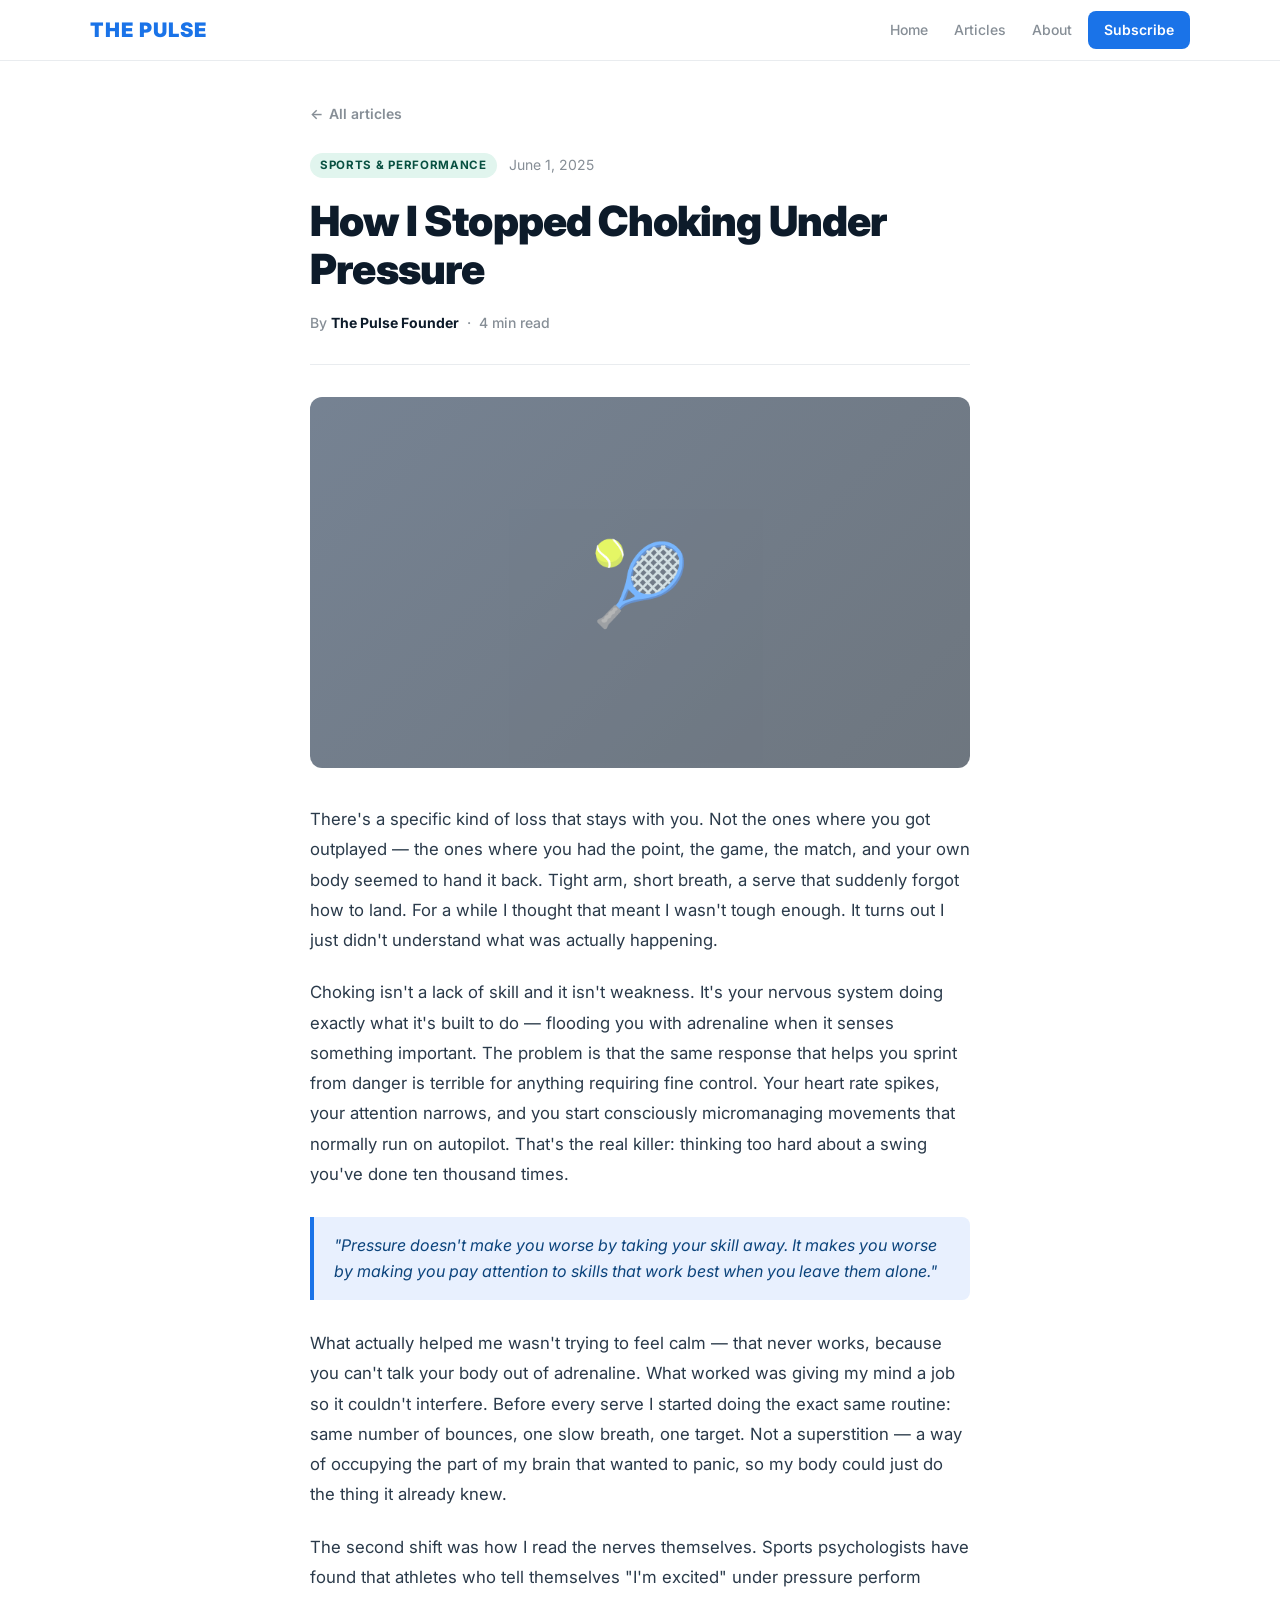
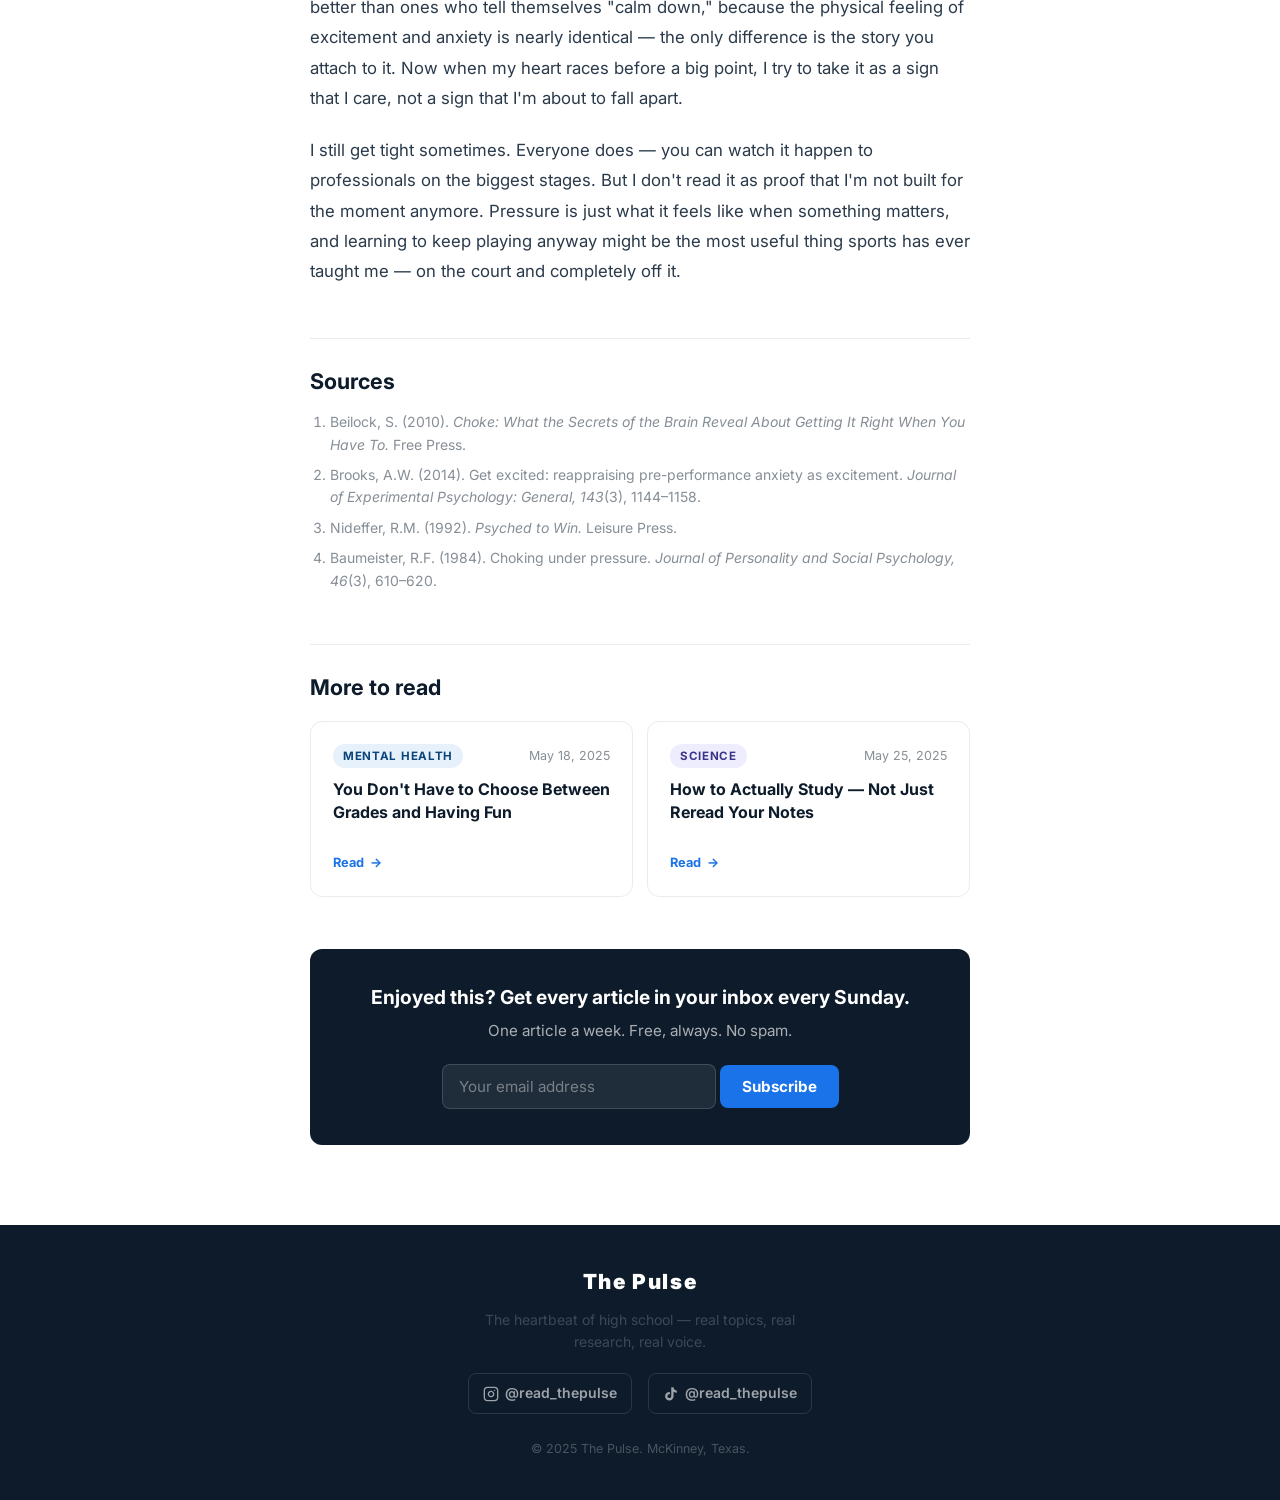
<file: articles/choking-under-pressure.html>
<!DOCTYPE html>
<html lang="en">
<head>
  <meta charset="UTF-8" />
  <meta name="viewport" content="width=device-width, initial-scale=1.0" />
  <title>How I Stopped Choking Under Pressure — The Pulse</title>
  <meta name="description" content="Losing points I should've won taught me that pressure isn't the enemy — panicking about the pressure is. Here's what actually helped." />
  <link rel="stylesheet" href="../css/styles.css" />
</head>
<body>

  <nav class="nav">
    <div class="nav__inner">
      <a href="../index.html" class="nav__logo">The Pulse</a>
      <div class="nav__links">
        <a href="../index.html">Home</a>
        <a href="../articles.html">Articles</a>
        <a href="../about.html">About</a>
        <a href="../subscribe.html" class="nav__subscribe">Subscribe</a>
      </div>
      <button class="nav__hamburger" aria-label="Menu">
        <span></span><span></span><span></span>
      </button>
    </div>
    <div class="nav__mobile">
      <a href="../index.html">Home</a>
      <a href="../articles.html">Articles</a>
      <a href="../about.html">About</a>
      <a href="../subscribe.html" class="nav__subscribe">Subscribe Free</a>
    </div>
  </nav>

  <main class="article-page">
    <a href="../articles.html" class="article-page__back">All articles</a>

    <div class="article-page__meta">
      <span class="tag tag--sports">Sports &amp; Performance</span>
      <span class="article-page__date">June 1, 2025</span>
    </div>

    <h1 class="article-page__title">How I Stopped Choking Under Pressure</h1>
    <p class="article-page__byline">By <strong>The Pulse Founder</strong> &nbsp;·&nbsp; 4 min read</p>

    <div class="article-page__hero-img" aria-hidden="true">🎾</div>

    <div class="article-body">

      <p>There's a specific kind of loss that stays with you. Not the ones where you got outplayed — the ones where you had the point, the game, the match, and your own body seemed to hand it back. Tight arm, short breath, a serve that suddenly forgot how to land. For a while I thought that meant I wasn't tough enough. It turns out I just didn't understand what was actually happening.</p>

      <p>Choking isn't a lack of skill and it isn't weakness. It's your nervous system doing exactly what it's built to do — flooding you with adrenaline when it senses something important. The problem is that the same response that helps you sprint from danger is terrible for anything requiring fine control. Your heart rate spikes, your attention narrows, and you start consciously micromanaging movements that normally run on autopilot. That's the real killer: thinking too hard about a swing you've done ten thousand times.</p>

      <blockquote>"Pressure doesn't make you worse by taking your skill away. It makes you worse by making you pay attention to skills that work best when you leave them alone."</blockquote>

      <p>What actually helped me wasn't trying to feel calm — that never works, because you can't talk your body out of adrenaline. What worked was giving my mind a job so it couldn't interfere. Before every serve I started doing the exact same routine: same number of bounces, one slow breath, one target. Not a superstition — a way of occupying the part of my brain that wanted to panic, so my body could just do the thing it already knew.</p>

      <p>The second shift was how I read the nerves themselves. Sports psychologists have found that athletes who tell themselves "I'm excited" under pressure perform better than ones who tell themselves "calm down," because the physical feeling of excitement and anxiety is nearly identical — the only difference is the story you attach to it. Now when my heart races before a big point, I try to take it as a sign that I care, not a sign that I'm about to fall apart.</p>

      <p>I still get tight sometimes. Everyone does — you can watch it happen to professionals on the biggest stages. But I don't read it as proof that I'm not built for the moment anymore. Pressure is just what it feels like when something matters, and learning to keep playing anyway might be the most useful thing sports has ever taught me — on the court and completely off it.</p>

    </div>

    <div class="sources-section">
      <h3>Sources</h3>
      <ol>
        <li>Beilock, S. (2010). <em>Choke: What the Secrets of the Brain Reveal About Getting It Right When You Have To.</em> Free Press.</li>
        <li>Brooks, A.W. (2014). Get excited: reappraising pre-performance anxiety as excitement. <em>Journal of Experimental Psychology: General, 143</em>(3), 1144–1158.</li>
        <li>Nideffer, R.M. (1992). <em>Psyched to Win.</em> Leisure Press.</li>
        <li>Baumeister, R.F. (1984). Choking under pressure. <em>Journal of Personality and Social Psychology, 46</em>(3), 610–620.</li>
      </ol>
    </div>

    <div class="related-section">
      <h3>More to read</h3>
      <div class="related-grid">
        <a href="grades-and-fun.html" style="display:block;">
          <article class="article-card">
            <div class="article-card__meta">
              <span class="tag tag--mental">Mental Health</span>
              <span class="article-card__date">May 18, 2025</span>
            </div>
            <h3 class="article-card__title">You Don't Have to Choose Between Grades and Having Fun</h3>
            <span class="read-link">Read</span>
          </article>
        </a>
        <a href="how-to-actually-study.html" style="display:block;">
          <article class="article-card">
            <div class="article-card__meta">
              <span class="tag tag--science">Science</span>
              <span class="article-card__date">May 25, 2025</span>
            </div>
            <h3 class="article-card__title">How to Actually Study — Not Just Reread Your Notes</h3>
            <span class="read-link">Read</span>
          </article>
        </a>
      </div>
    </div>

    <div class="article-subscribe-strip">
      <h3>Enjoyed this? Get every article in your inbox every Sunday.</h3>
      <p>One article a week. Free, always. No spam.</p>
      <form class="inline-form" action="#" method="post">
        <input type="email" placeholder="Your email address" required />
        <button class="btn-primary" type="submit">Subscribe</button>
      </form>
    </div>
  </main>

  <footer class="footer">
    <div class="footer__logo">The Pulse</div>
    <p class="footer__mission">The heartbeat of high school — real topics, real research, real voice.</p>
    <div class="footer__socials">
      <a href="https://www.instagram.com/read_thepulse/" target="_blank" rel="noopener"><svg width="16" height="16" viewBox="0 0 24 24" fill="none" stroke="currentColor" stroke-width="2" stroke-linecap="round" stroke-linejoin="round"><rect x="2" y="2" width="20" height="20" rx="5" ry="5"/><path d="M16 11.37A4 4 0 1 1 12.63 8 4 4 0 0 1 16 11.37z"/><line x1="17.5" y1="6.5" x2="17.51" y2="6.5"/></svg> @read_thepulse</a>
      <a href="https://www.tiktok.com/@read_thepulse" target="_blank" rel="noopener"><svg width="16" height="16" viewBox="0 0 24 24" fill="currentColor"><path d="M19.59 6.69a4.83 4.83 0 01-3.77-4.25V2h-3.45v13.67a2.89 2.89 0 01-2.88 2.5 2.89 2.89 0 01-2.89-2.89 2.89 2.89 0 012.89-2.89c.28 0 .54.04.79.1V9.01a6.33 6.33 0 00-.79-.05 6.34 6.34 0 00-6.34 6.34 6.34 6.34 0 006.34 6.34 6.34 6.34 0 006.33-6.34V8.69a8.18 8.18 0 004.78 1.52V6.76a4.85 4.85 0 01-1.01-.07z"/></svg> @read_thepulse</a>
    </div>
    <p class="footer__copy">© 2025 The Pulse. McKinney, Texas.</p>
  </footer>

  <script src="../js/main.js"></script>
</body>
</html>
</file>
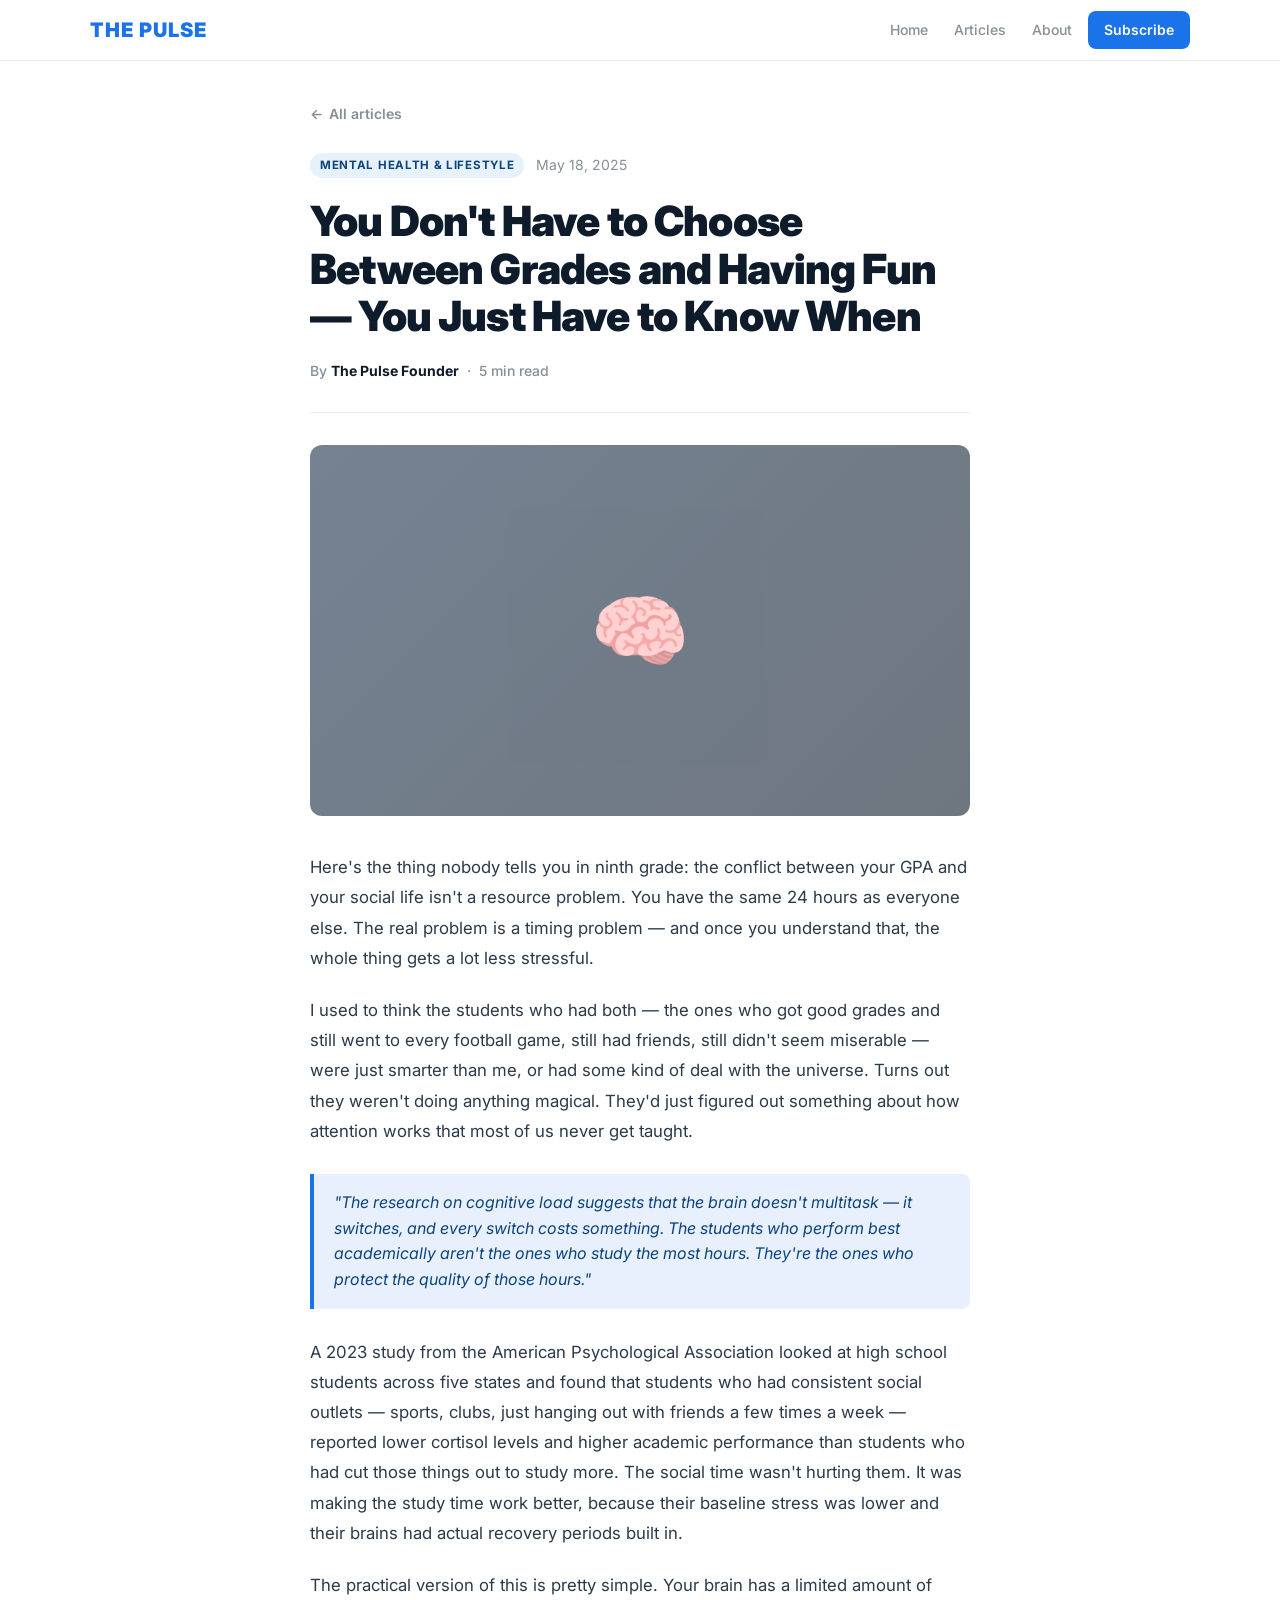
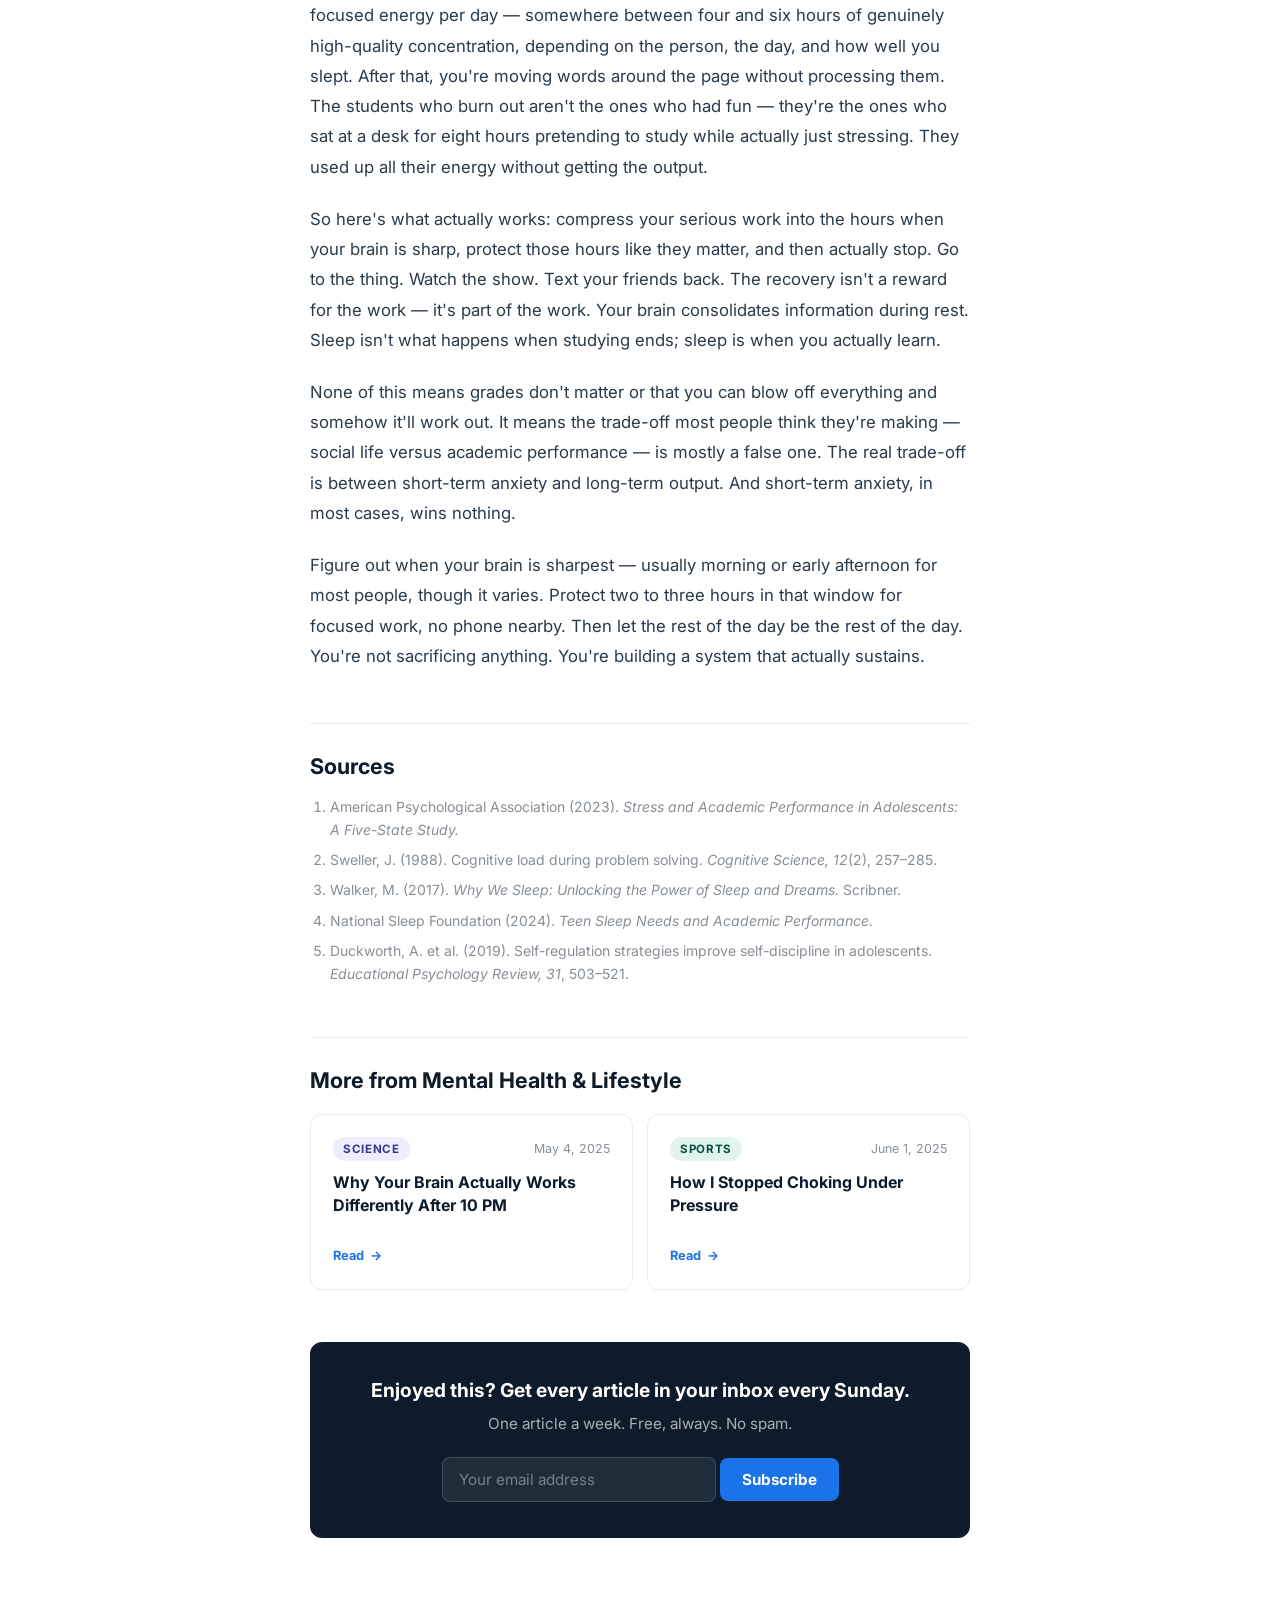
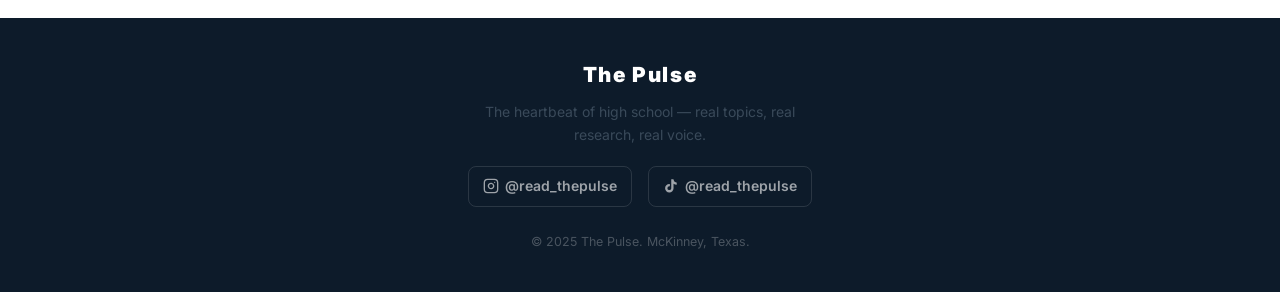
<file: articles/grades-and-fun.html>
<!DOCTYPE html>
<html lang="en">
<head>
  <meta charset="UTF-8" />
  <meta name="viewport" content="width=device-width, initial-scale=1.0" />
  <title>You Don't Have to Choose Between Grades and Having Fun — The Pulse</title>
  <meta name="description" content="Every high schooler is navigating the same tension. Here is what nobody is telling you about how to handle it." />
  <link rel="stylesheet" href="../css/styles.css" />
</head>
<body>

  <!-- NAV -->
  <nav class="nav">
    <div class="nav__inner">
      <a href="../index.html" class="nav__logo">The Pulse</a>
      <div class="nav__links">
        <a href="../index.html">Home</a>
        <a href="../articles.html">Articles</a>
        <a href="../about.html">About</a>
        <a href="../subscribe.html" class="nav__subscribe">Subscribe</a>
      </div>
      <button class="nav__hamburger" aria-label="Menu">
        <span></span><span></span><span></span>
      </button>
    </div>
    <div class="nav__mobile">
      <a href="../index.html">Home</a>
      <a href="../articles.html">Articles</a>
      <a href="../about.html">About</a>
      <a href="../subscribe.html" class="nav__subscribe">Subscribe Free</a>
    </div>
  </nav>

  <!-- ARTICLE -->
  <main class="article-page">
    <a href="../articles.html" class="article-page__back">All articles</a>

    <div class="article-page__meta">
      <span class="tag tag--mental">Mental Health &amp; Lifestyle</span>
      <span class="article-page__date">May 18, 2025</span>
    </div>

    <h1 class="article-page__title">You Don't Have to Choose Between Grades and Having Fun — You Just Have to Know When</h1>

    <p class="article-page__byline">By <strong>The Pulse Founder</strong> &nbsp;·&nbsp; 5 min read</p>

    <div class="article-page__hero-img" aria-hidden="true">🧠</div>

    <div class="article-body">

      <p>Here's the thing nobody tells you in ninth grade: the conflict between your GPA and your social life isn't a resource problem. You have the same 24 hours as everyone else. The real problem is a timing problem — and once you understand that, the whole thing gets a lot less stressful.</p>

      <p>I used to think the students who had both — the ones who got good grades and still went to every football game, still had friends, still didn't seem miserable — were just smarter than me, or had some kind of deal with the universe. Turns out they weren't doing anything magical. They'd just figured out something about how attention works that most of us never get taught.</p>

      <blockquote>"The research on cognitive load suggests that the brain doesn't multitask — it switches, and every switch costs something. The students who perform best academically aren't the ones who study the most hours. They're the ones who protect the quality of those hours."</blockquote>

      <p>A 2023 study from the American Psychological Association looked at high school students across five states and found that students who had consistent social outlets — sports, clubs, just hanging out with friends a few times a week — reported lower cortisol levels and higher academic performance than students who had cut those things out to study more. The social time wasn't hurting them. It was making the study time work better, because their baseline stress was lower and their brains had actual recovery periods built in.</p>

      <p>The practical version of this is pretty simple. Your brain has a limited amount of focused energy per day — somewhere between four and six hours of genuinely high-quality concentration, depending on the person, the day, and how well you slept. After that, you're moving words around the page without processing them. The students who burn out aren't the ones who had fun — they're the ones who sat at a desk for eight hours pretending to study while actually just stressing. They used up all their energy without getting the output.</p>

      <p>So here's what actually works: compress your serious work into the hours when your brain is sharp, protect those hours like they matter, and then actually stop. Go to the thing. Watch the show. Text your friends back. The recovery isn't a reward for the work — it's part of the work. Your brain consolidates information during rest. Sleep isn't what happens when studying ends; sleep is when you actually learn.</p>

      <p>None of this means grades don't matter or that you can blow off everything and somehow it'll work out. It means the trade-off most people think they're making — social life versus academic performance — is mostly a false one. The real trade-off is between short-term anxiety and long-term output. And short-term anxiety, in most cases, wins nothing.</p>

      <p>Figure out when your brain is sharpest — usually morning or early afternoon for most people, though it varies. Protect two to three hours in that window for focused work, no phone nearby. Then let the rest of the day be the rest of the day. You're not sacrificing anything. You're building a system that actually sustains.</p>

    </div>

    <!-- SOURCES -->
    <div class="sources-section">
      <h3>Sources</h3>
      <ol>
        <li>American Psychological Association (2023). <em>Stress and Academic Performance in Adolescents: A Five-State Study.</em></li>
        <li>Sweller, J. (1988). Cognitive load during problem solving. <em>Cognitive Science, 12</em>(2), 257–285.</li>
        <li>Walker, M. (2017). <em>Why We Sleep: Unlocking the Power of Sleep and Dreams.</em> Scribner.</li>
        <li>National Sleep Foundation (2024). <em>Teen Sleep Needs and Academic Performance.</em></li>
        <li>Duckworth, A. et al. (2019). Self-regulation strategies improve self-discipline in adolescents. <em>Educational Psychology Review, 31</em>, 503–521.</li>
      </ol>
    </div>

    <!-- RELATED -->
    <div class="related-section">
      <h3>More from Mental Health &amp; Lifestyle</h3>
      <div class="related-grid">
        <a href="brain-at-night.html" style="display:block;">
          <article class="article-card">
            <div class="article-card__meta">
              <span class="tag tag--science">Science</span>
              <span class="article-card__date">May 4, 2025</span>
            </div>
            <h3 class="article-card__title">Why Your Brain Actually Works Differently After 10 PM</h3>
            <span class="read-link">Read</span>
          </article>
        </a>
        <a href="choking-under-pressure.html" style="display:block;">
          <article class="article-card">
            <div class="article-card__meta">
              <span class="tag tag--sports">Sports</span>
              <span class="article-card__date">June 1, 2025</span>
            </div>
            <h3 class="article-card__title">How I Stopped Choking Under Pressure</h3>
            <span class="read-link">Read</span>
          </article>
        </a>
      </div>
    </div>

    <!-- SUBSCRIBE PROMPT -->
    <div class="article-subscribe-strip">
      <h3>Enjoyed this? Get every article in your inbox every Sunday.</h3>
      <p>One article a week. Free, always. No spam.</p>
      <form class="inline-form" action="#" method="post">
        <input type="email" placeholder="Your email address" required />
        <button class="btn-primary" type="submit">Subscribe</button>
      </form>
    </div>

  </main>

  <!-- FOOTER -->
  <footer class="footer">
    <div class="footer__logo">The Pulse</div>
    <p class="footer__mission">The heartbeat of high school — real topics, real research, real voice.</p>
    <div class="footer__socials">
      <a href="https://www.instagram.com/read_thepulse/" target="_blank" rel="noopener">
        <svg width="16" height="16" viewBox="0 0 24 24" fill="none" stroke="currentColor" stroke-width="2" stroke-linecap="round" stroke-linejoin="round"><rect x="2" y="2" width="20" height="20" rx="5" ry="5"/><path d="M16 11.37A4 4 0 1 1 12.63 8 4 4 0 0 1 16 11.37z"/><line x1="17.5" y1="6.5" x2="17.51" y2="6.5"/></svg>
        @read_thepulse
      </a>
      <a href="https://www.tiktok.com/@read_thepulse" target="_blank" rel="noopener">
        <svg width="16" height="16" viewBox="0 0 24 24" fill="currentColor"><path d="M19.59 6.69a4.83 4.83 0 01-3.77-4.25V2h-3.45v13.67a2.89 2.89 0 01-2.88 2.5 2.89 2.89 0 01-2.89-2.89 2.89 2.89 0 012.89-2.89c.28 0 .54.04.79.1V9.01a6.33 6.33 0 00-.79-.05 6.34 6.34 0 00-6.34 6.34 6.34 6.34 0 006.34 6.34 6.34 6.34 0 006.33-6.34V8.69a8.18 8.18 0 004.78 1.52V6.76a4.85 4.85 0 01-1.01-.07z"/></svg>
        @read_thepulse
      </a>
    </div>
    <p class="footer__copy">© 2025 The Pulse. McKinney, Texas.</p>
  </footer>

  <script src="../js/main.js"></script>
</body>
</html>
</file>
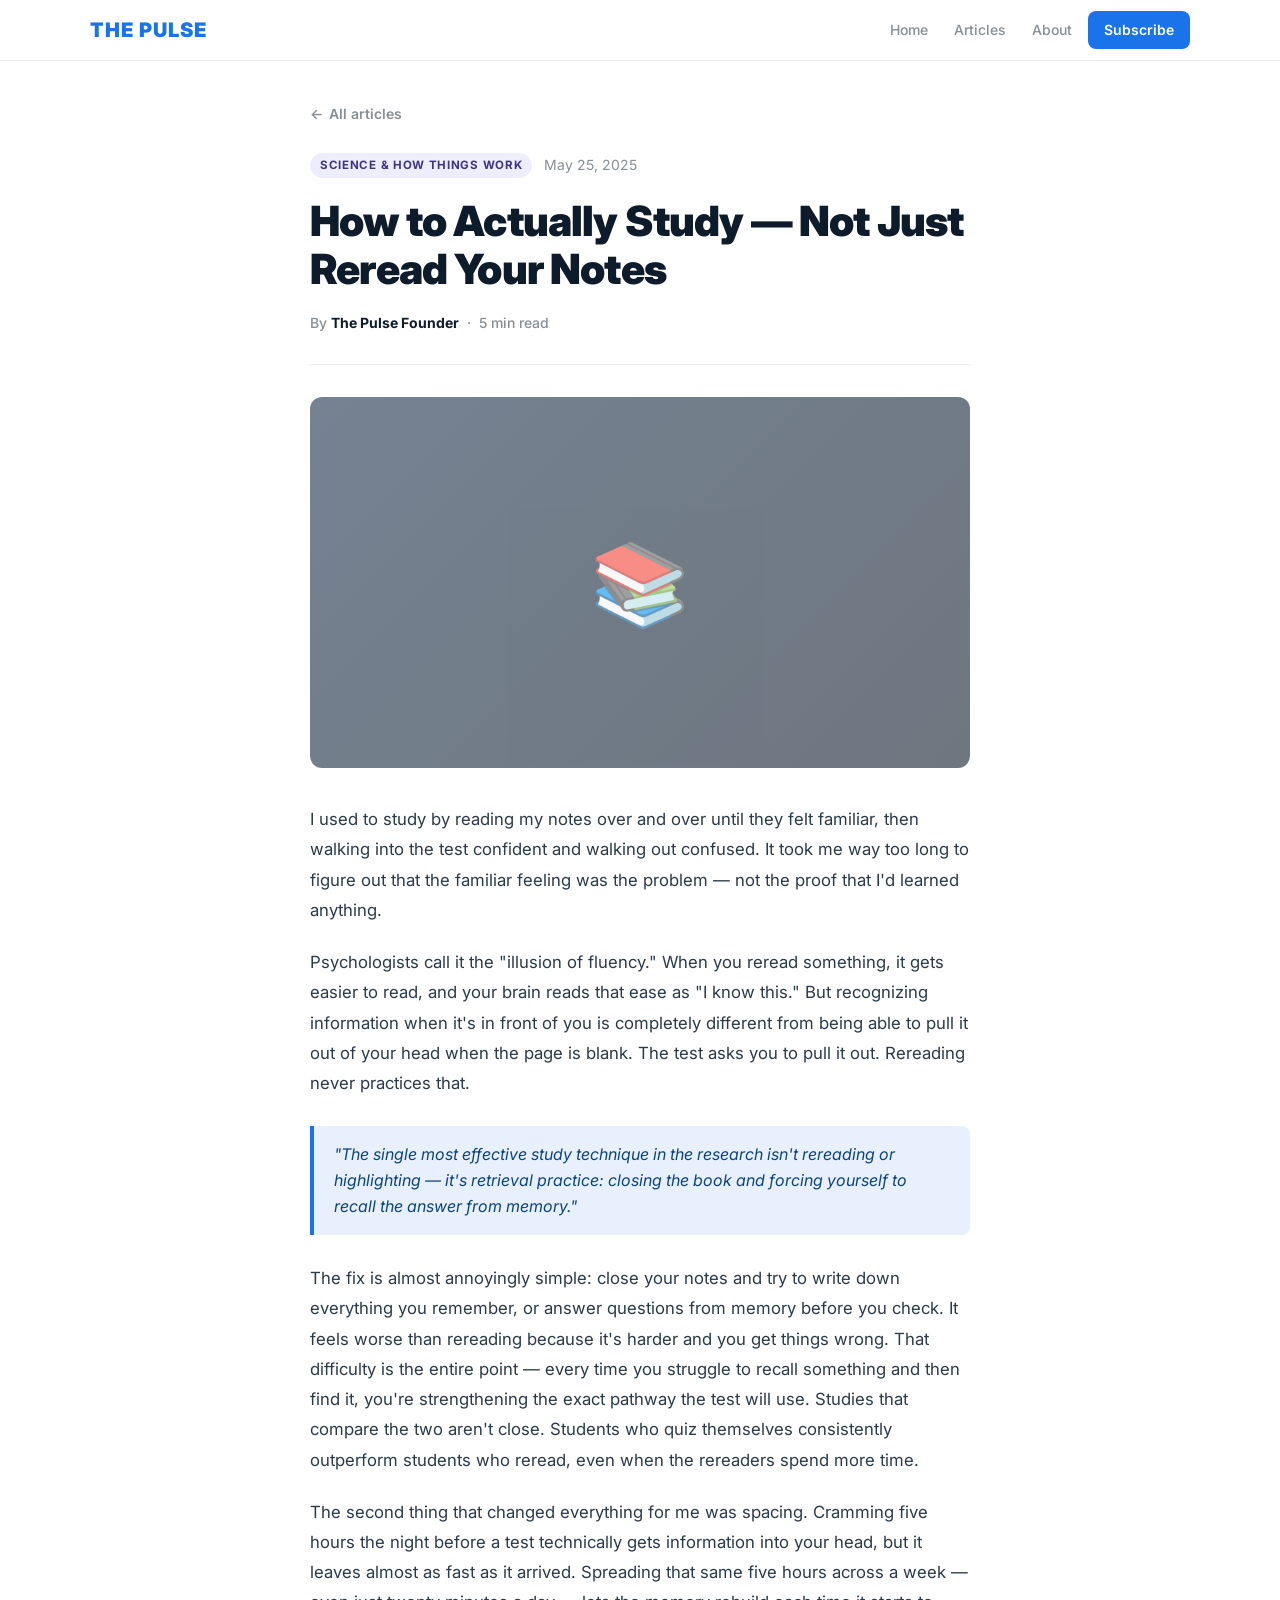
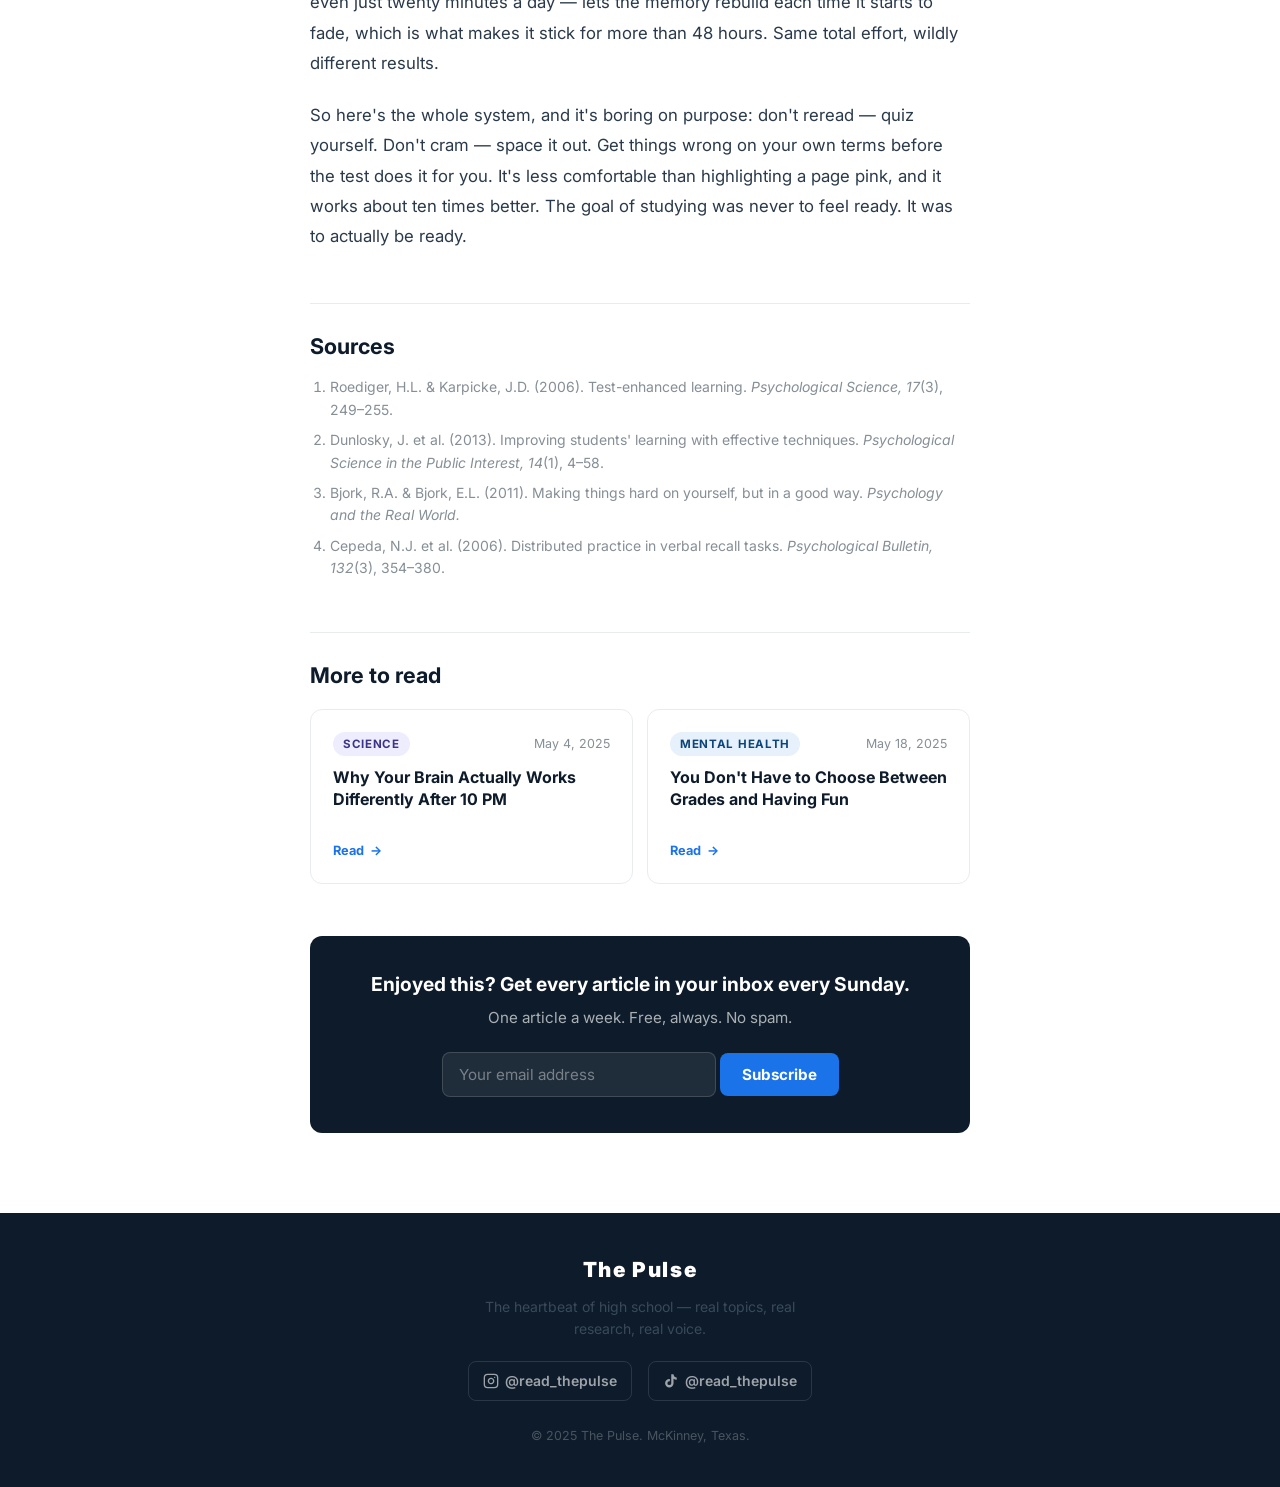
<file: articles/how-to-actually-study.html>
<!DOCTYPE html>
<html lang="en">
<head>
  <meta charset="UTF-8" />
  <meta name="viewport" content="width=device-width, initial-scale=1.0" />
  <title>How to Actually Study — Not Just Reread Your Notes — The Pulse</title>
  <meta name="description" content="Rereading your notes feels productive and barely works. Here's what actually makes things stick — backed by real cognitive science." />
  <link rel="stylesheet" href="../css/styles.css" />
</head>
<body>

  <nav class="nav">
    <div class="nav__inner">
      <a href="../index.html" class="nav__logo">The Pulse</a>
      <div class="nav__links">
        <a href="../index.html">Home</a>
        <a href="../articles.html">Articles</a>
        <a href="../about.html">About</a>
        <a href="../subscribe.html" class="nav__subscribe">Subscribe</a>
      </div>
      <button class="nav__hamburger" aria-label="Menu">
        <span></span><span></span><span></span>
      </button>
    </div>
    <div class="nav__mobile">
      <a href="../index.html">Home</a>
      <a href="../articles.html">Articles</a>
      <a href="../about.html">About</a>
      <a href="../subscribe.html" class="nav__subscribe">Subscribe Free</a>
    </div>
  </nav>

  <main class="article-page">
    <a href="../articles.html" class="article-page__back">All articles</a>

    <div class="article-page__meta">
      <span class="tag tag--science">Science &amp; How Things Work</span>
      <span class="article-page__date">May 25, 2025</span>
    </div>

    <h1 class="article-page__title">How to Actually Study — Not Just Reread Your Notes</h1>
    <p class="article-page__byline">By <strong>The Pulse Founder</strong> &nbsp;·&nbsp; 5 min read</p>

    <div class="article-page__hero-img" aria-hidden="true">📚</div>

    <div class="article-body">

      <p>I used to study by reading my notes over and over until they felt familiar, then walking into the test confident and walking out confused. It took me way too long to figure out that the familiar feeling was the problem — not the proof that I'd learned anything.</p>

      <p>Psychologists call it the "illusion of fluency." When you reread something, it gets easier to read, and your brain reads that ease as "I know this." But recognizing information when it's in front of you is completely different from being able to pull it out of your head when the page is blank. The test asks you to pull it out. Rereading never practices that.</p>

      <blockquote>"The single most effective study technique in the research isn't rereading or highlighting — it's retrieval practice: closing the book and forcing yourself to recall the answer from memory."</blockquote>

      <p>The fix is almost annoyingly simple: close your notes and try to write down everything you remember, or answer questions from memory before you check. It feels worse than rereading because it's harder and you get things wrong. That difficulty is the entire point — every time you struggle to recall something and then find it, you're strengthening the exact pathway the test will use. Studies that compare the two aren't close. Students who quiz themselves consistently outperform students who reread, even when the rereaders spend more time.</p>

      <p>The second thing that changed everything for me was spacing. Cramming five hours the night before a test technically gets information into your head, but it leaves almost as fast as it arrived. Spreading that same five hours across a week — even just twenty minutes a day — lets the memory rebuild each time it starts to fade, which is what makes it stick for more than 48 hours. Same total effort, wildly different results.</p>

      <p>So here's the whole system, and it's boring on purpose: don't reread — quiz yourself. Don't cram — space it out. Get things wrong on your own terms before the test does it for you. It's less comfortable than highlighting a page pink, and it works about ten times better. The goal of studying was never to feel ready. It was to actually be ready.</p>

    </div>

    <div class="sources-section">
      <h3>Sources</h3>
      <ol>
        <li>Roediger, H.L. &amp; Karpicke, J.D. (2006). Test-enhanced learning. <em>Psychological Science, 17</em>(3), 249–255.</li>
        <li>Dunlosky, J. et al. (2013). Improving students' learning with effective techniques. <em>Psychological Science in the Public Interest, 14</em>(1), 4–58.</li>
        <li>Bjork, R.A. &amp; Bjork, E.L. (2011). Making things hard on yourself, but in a good way. <em>Psychology and the Real World.</em></li>
        <li>Cepeda, N.J. et al. (2006). Distributed practice in verbal recall tasks. <em>Psychological Bulletin, 132</em>(3), 354–380.</li>
      </ol>
    </div>

    <div class="related-section">
      <h3>More to read</h3>
      <div class="related-grid">
        <a href="brain-at-night.html" style="display:block;">
          <article class="article-card">
            <div class="article-card__meta">
              <span class="tag tag--science">Science</span>
              <span class="article-card__date">May 4, 2025</span>
            </div>
            <h3 class="article-card__title">Why Your Brain Actually Works Differently After 10 PM</h3>
            <span class="read-link">Read</span>
          </article>
        </a>
        <a href="grades-and-fun.html" style="display:block;">
          <article class="article-card">
            <div class="article-card__meta">
              <span class="tag tag--mental">Mental Health</span>
              <span class="article-card__date">May 18, 2025</span>
            </div>
            <h3 class="article-card__title">You Don't Have to Choose Between Grades and Having Fun</h3>
            <span class="read-link">Read</span>
          </article>
        </a>
      </div>
    </div>

    <div class="article-subscribe-strip">
      <h3>Enjoyed this? Get every article in your inbox every Sunday.</h3>
      <p>One article a week. Free, always. No spam.</p>
      <form class="inline-form" action="#" method="post">
        <input type="email" placeholder="Your email address" required />
        <button class="btn-primary" type="submit">Subscribe</button>
      </form>
    </div>
  </main>

  <footer class="footer">
    <div class="footer__logo">The Pulse</div>
    <p class="footer__mission">The heartbeat of high school — real topics, real research, real voice.</p>
    <div class="footer__socials">
      <a href="https://www.instagram.com/read_thepulse/" target="_blank" rel="noopener"><svg width="16" height="16" viewBox="0 0 24 24" fill="none" stroke="currentColor" stroke-width="2" stroke-linecap="round" stroke-linejoin="round"><rect x="2" y="2" width="20" height="20" rx="5" ry="5"/><path d="M16 11.37A4 4 0 1 1 12.63 8 4 4 0 0 1 16 11.37z"/><line x1="17.5" y1="6.5" x2="17.51" y2="6.5"/></svg> @read_thepulse</a>
      <a href="https://www.tiktok.com/@read_thepulse" target="_blank" rel="noopener"><svg width="16" height="16" viewBox="0 0 24 24" fill="currentColor"><path d="M19.59 6.69a4.83 4.83 0 01-3.77-4.25V2h-3.45v13.67a2.89 2.89 0 01-2.88 2.5 2.89 2.89 0 01-2.89-2.89 2.89 2.89 0 012.89-2.89c.28 0 .54.04.79.1V9.01a6.33 6.33 0 00-.79-.05 6.34 6.34 0 00-6.34 6.34 6.34 6.34 0 006.34 6.34 6.34 6.34 0 006.33-6.34V8.69a8.18 8.18 0 004.78 1.52V6.76a4.85 4.85 0 01-1.01-.07z"/></svg> @read_thepulse</a>
    </div>
    <p class="footer__copy">© 2025 The Pulse. McKinney, Texas.</p>
  </footer>

  <script src="../js/main.js"></script>
</body>
</html>
</file>
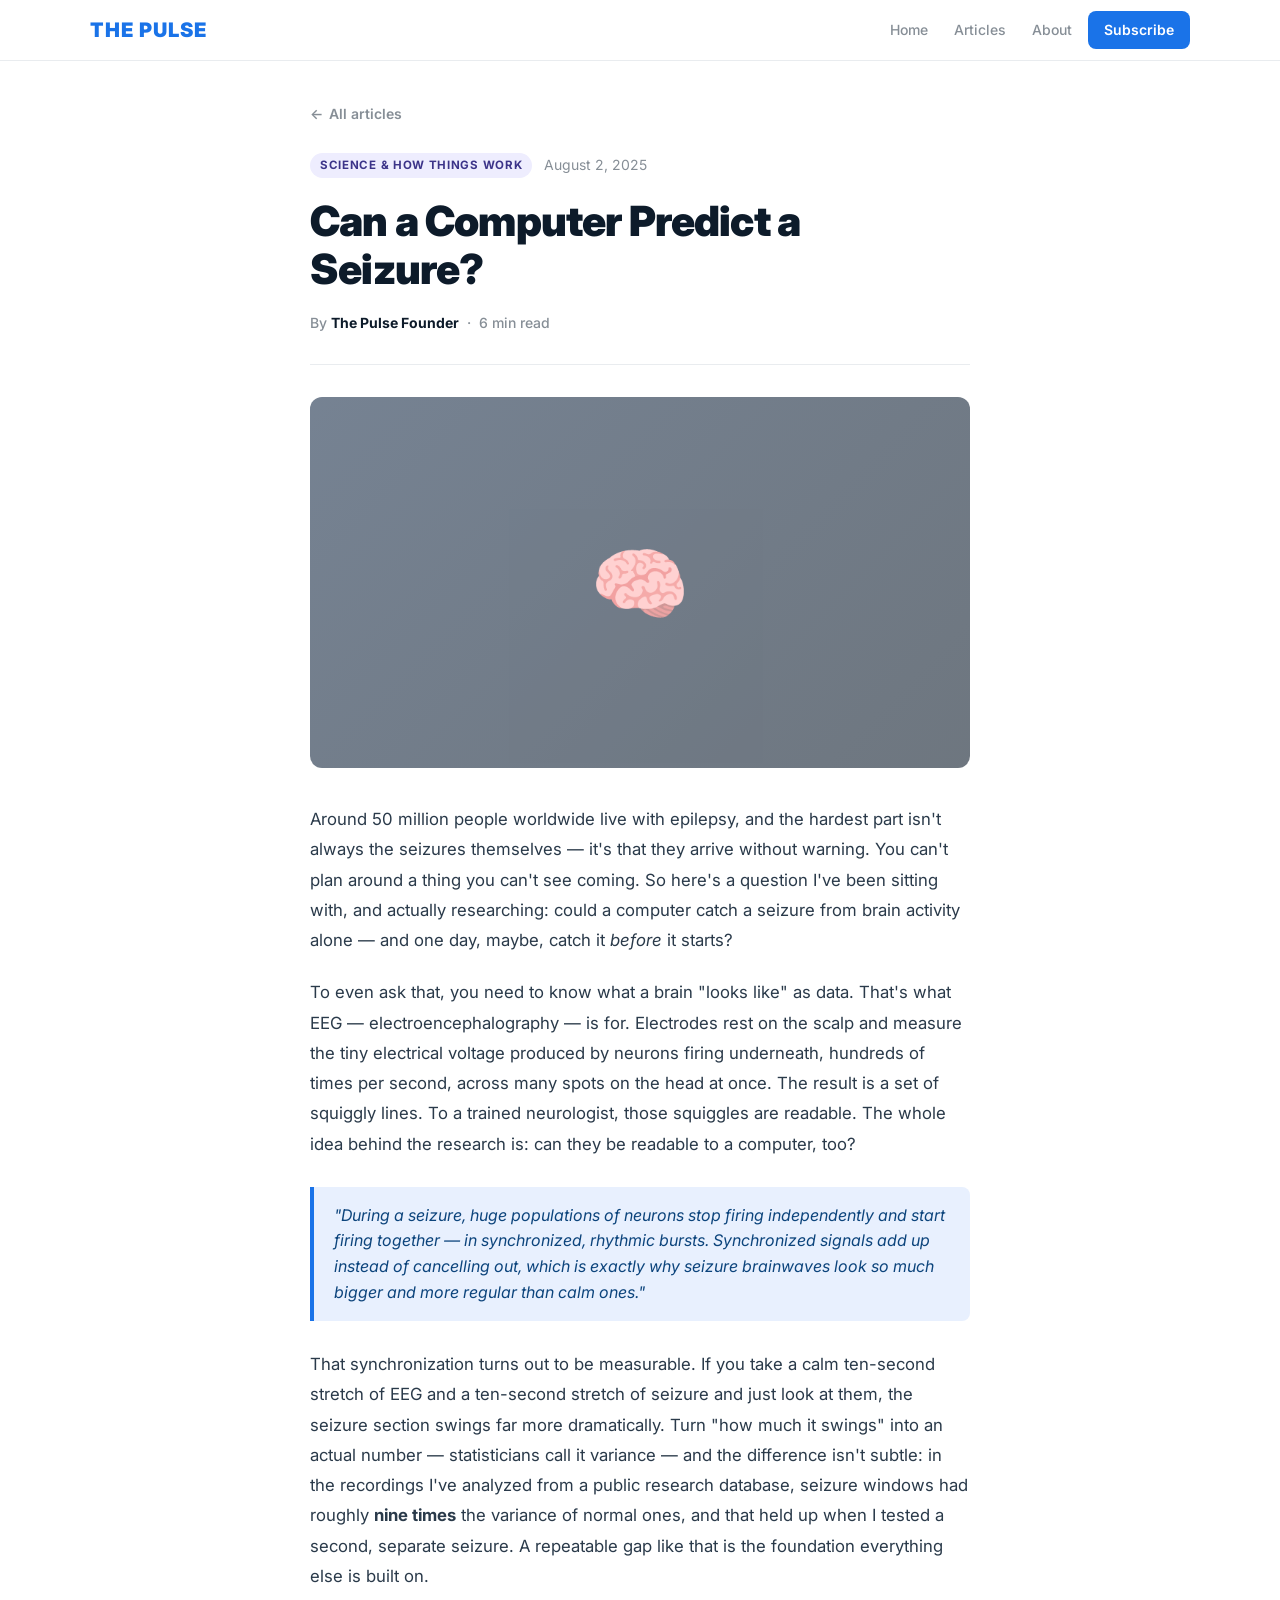
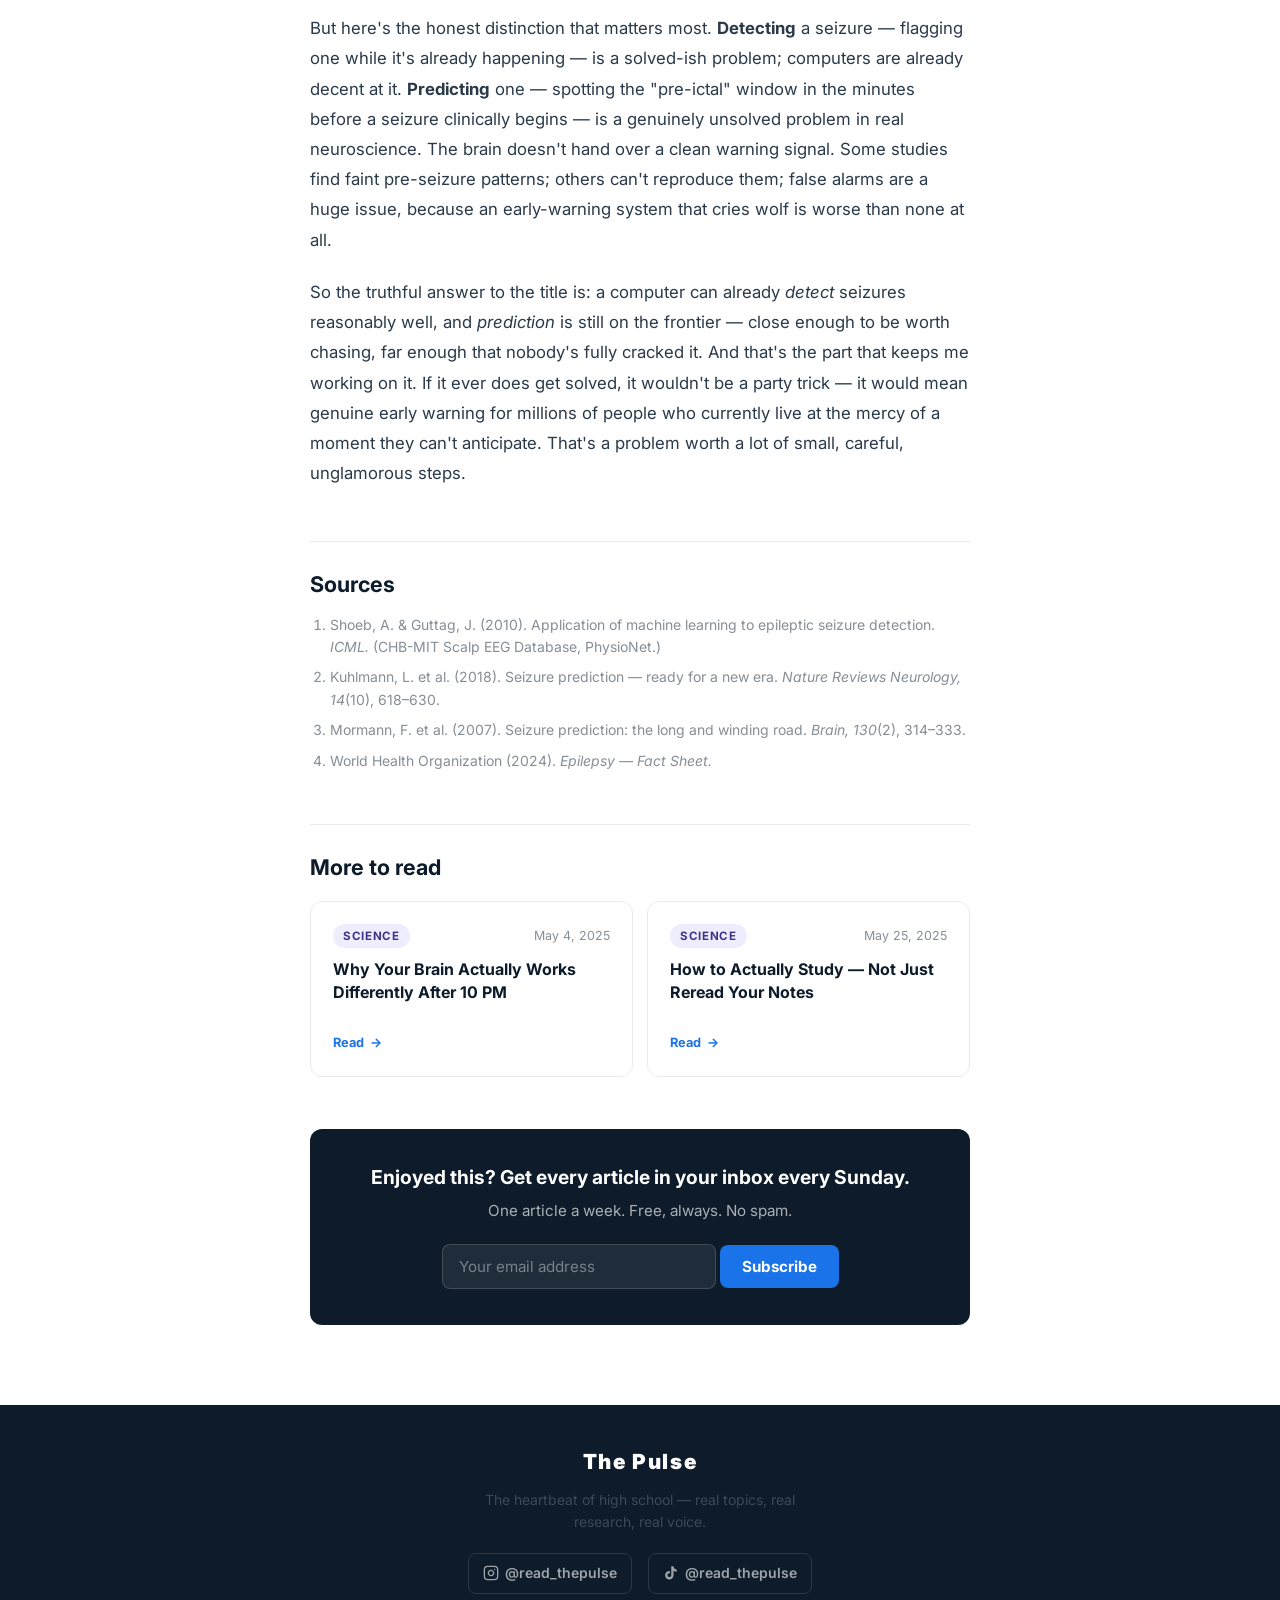
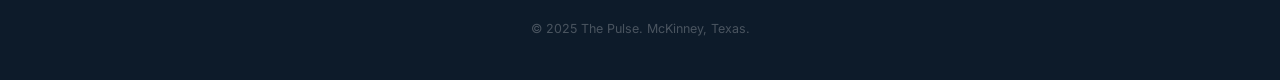
<file: articles/predicting-seizures.html>
<!DOCTYPE html>
<html lang="en">
<head>
  <meta charset="UTF-8" />
  <meta name="viewport" content="width=device-width, initial-scale=1.0" />
  <title>Can a Computer Predict a Seizure? — The Pulse</title>
  <meta name="description" content="What brainwaves reveal about epilepsy — and how close we actually are to catching a seizure before it starts." />
  <link rel="stylesheet" href="../css/styles.css" />
</head>
<body>

  <nav class="nav">
    <div class="nav__inner">
      <a href="../index.html" class="nav__logo">The Pulse</a>
      <div class="nav__links">
        <a href="../index.html">Home</a>
        <a href="../articles.html">Articles</a>
        <a href="../about.html">About</a>
        <a href="../subscribe.html" class="nav__subscribe">Subscribe</a>
      </div>
      <button class="nav__hamburger" aria-label="Menu">
        <span></span><span></span><span></span>
      </button>
    </div>
    <div class="nav__mobile">
      <a href="../index.html">Home</a>
      <a href="../articles.html">Articles</a>
      <a href="../about.html">About</a>
      <a href="../subscribe.html" class="nav__subscribe">Subscribe Free</a>
    </div>
  </nav>

  <main class="article-page">
    <a href="../articles.html" class="article-page__back">All articles</a>

    <div class="article-page__meta">
      <span class="tag tag--science">Science &amp; How Things Work</span>
      <span class="article-page__date">August 2, 2025</span>
    </div>

    <h1 class="article-page__title">Can a Computer Predict a Seizure?</h1>
    <p class="article-page__byline">By <strong>The Pulse Founder</strong> &nbsp;·&nbsp; 6 min read</p>

    <div class="article-page__hero-img" aria-hidden="true">🧠</div>

    <div class="article-body">

      <p>Around 50 million people worldwide live with epilepsy, and the hardest part isn't always the seizures themselves — it's that they arrive without warning. You can't plan around a thing you can't see coming. So here's a question I've been sitting with, and actually researching: could a computer catch a seizure from brain activity alone — and one day, maybe, catch it <em>before</em> it starts?</p>

      <p>To even ask that, you need to know what a brain "looks like" as data. That's what EEG — electroencephalography — is for. Electrodes rest on the scalp and measure the tiny electrical voltage produced by neurons firing underneath, hundreds of times per second, across many spots on the head at once. The result is a set of squiggly lines. To a trained neurologist, those squiggles are readable. The whole idea behind the research is: can they be readable to a computer, too?</p>

      <blockquote>"During a seizure, huge populations of neurons stop firing independently and start firing together — in synchronized, rhythmic bursts. Synchronized signals add up instead of cancelling out, which is exactly why seizure brainwaves look so much bigger and more regular than calm ones."</blockquote>

      <p>That synchronization turns out to be measurable. If you take a calm ten-second stretch of EEG and a ten-second stretch of seizure and just look at them, the seizure section swings far more dramatically. Turn "how much it swings" into an actual number — statisticians call it variance — and the difference isn't subtle: in the recordings I've analyzed from a public research database, seizure windows had roughly <strong>nine times</strong> the variance of normal ones, and that held up when I tested a second, separate seizure. A repeatable gap like that is the foundation everything else is built on.</p>

      <p>But here's the honest distinction that matters most. <strong>Detecting</strong> a seizure — flagging one while it's already happening — is a solved-ish problem; computers are already decent at it. <strong>Predicting</strong> one — spotting the "pre-ictal" window in the minutes before a seizure clinically begins — is a genuinely unsolved problem in real neuroscience. The brain doesn't hand over a clean warning signal. Some studies find faint pre-seizure patterns; others can't reproduce them; false alarms are a huge issue, because an early-warning system that cries wolf is worse than none at all.</p>

      <p>So the truthful answer to the title is: a computer can already <em>detect</em> seizures reasonably well, and <em>prediction</em> is still on the frontier — close enough to be worth chasing, far enough that nobody's fully cracked it. And that's the part that keeps me working on it. If it ever does get solved, it wouldn't be a party trick — it would mean genuine early warning for millions of people who currently live at the mercy of a moment they can't anticipate. That's a problem worth a lot of small, careful, unglamorous steps.</p>

    </div>

    <div class="sources-section">
      <h3>Sources</h3>
      <ol>
        <li>Shoeb, A. &amp; Guttag, J. (2010). Application of machine learning to epileptic seizure detection. <em>ICML.</em> (CHB-MIT Scalp EEG Database, PhysioNet.)</li>
        <li>Kuhlmann, L. et al. (2018). Seizure prediction — ready for a new era. <em>Nature Reviews Neurology, 14</em>(10), 618–630.</li>
        <li>Mormann, F. et al. (2007). Seizure prediction: the long and winding road. <em>Brain, 130</em>(2), 314–333.</li>
        <li>World Health Organization (2024). <em>Epilepsy — Fact Sheet.</em></li>
      </ol>
    </div>

    <div class="related-section">
      <h3>More to read</h3>
      <div class="related-grid">
        <a href="brain-at-night.html" style="display:block;">
          <article class="article-card">
            <div class="article-card__meta">
              <span class="tag tag--science">Science</span>
              <span class="article-card__date">May 4, 2025</span>
            </div>
            <h3 class="article-card__title">Why Your Brain Actually Works Differently After 10 PM</h3>
            <span class="read-link">Read</span>
          </article>
        </a>
        <a href="how-to-actually-study.html" style="display:block;">
          <article class="article-card">
            <div class="article-card__meta">
              <span class="tag tag--science">Science</span>
              <span class="article-card__date">May 25, 2025</span>
            </div>
            <h3 class="article-card__title">How to Actually Study — Not Just Reread Your Notes</h3>
            <span class="read-link">Read</span>
          </article>
        </a>
      </div>
    </div>

    <div class="article-subscribe-strip">
      <h3>Enjoyed this? Get every article in your inbox every Sunday.</h3>
      <p>One article a week. Free, always. No spam.</p>
      <form class="inline-form" action="#" method="post">
        <input type="email" placeholder="Your email address" required />
        <button class="btn-primary" type="submit">Subscribe</button>
      </form>
    </div>
  </main>

  <footer class="footer">
    <div class="footer__logo">The Pulse</div>
    <p class="footer__mission">The heartbeat of high school — real topics, real research, real voice.</p>
    <div class="footer__socials">
      <a href="https://www.instagram.com/read_thepulse/" target="_blank" rel="noopener"><svg width="16" height="16" viewBox="0 0 24 24" fill="none" stroke="currentColor" stroke-width="2" stroke-linecap="round" stroke-linejoin="round"><rect x="2" y="2" width="20" height="20" rx="5" ry="5"/><path d="M16 11.37A4 4 0 1 1 12.63 8 4 4 0 0 1 16 11.37z"/><line x1="17.5" y1="6.5" x2="17.51" y2="6.5"/></svg> @read_thepulse</a>
      <a href="https://www.tiktok.com/@read_thepulse" target="_blank" rel="noopener"><svg width="16" height="16" viewBox="0 0 24 24" fill="currentColor"><path d="M19.59 6.69a4.83 4.83 0 01-3.77-4.25V2h-3.45v13.67a2.89 2.89 0 01-2.88 2.5 2.89 2.89 0 01-2.89-2.89 2.89 2.89 0 012.89-2.89c.28 0 .54.04.79.1V9.01a6.33 6.33 0 00-.79-.05 6.34 6.34 0 00-6.34 6.34 6.34 6.34 0 006.34 6.34 6.34 6.34 0 006.33-6.34V8.69a8.18 8.18 0 004.78 1.52V6.76a4.85 4.85 0 01-1.01-.07z"/></svg> @read_thepulse</a>
    </div>
    <p class="footer__copy">© 2025 The Pulse. McKinney, Texas.</p>
  </footer>

  <script src="../js/main.js"></script>
</body>
</html>
</file>
<file: css/styles.css>
@import url('https://fonts.googleapis.com/css2?family=Inter:wght@300;400;500;600;700;800;900&display=swap');

/* ── Design Tokens ── */
:root {
  --blue:       #1A73E8;
  --blue-light: #E8F0FE;
  --dark:       #0D1B2A;
  --gray-1:     #F8F9FA;
  --gray-2:     #E9ECEF;
  --gray-3:     #CED4DA;
  --gray-4:     #868E96;
  --white:      #FFFFFF;

  /* Category tokens */
  --sports-bg:   #E1F5EE; --sports-text:   #085041;
  --money-bg:    #FAEEDA; --money-text:    #633806;
  --mental-bg:   #E6F1FB; --mental-text:   #0C447C;
  --science-bg:  #EEEDFE; --science-text:  #3C3489;
  --local-bg:    #FAECE7; --local-text:    #712B13;

  --font: 'Inter', -apple-system, BlinkMacSystemFont, sans-serif;
  --radius: 12px;
  --radius-sm: 8px;
  --shadow: 0 2px 12px rgba(13,27,42,.08);
  --shadow-hover: 0 8px 28px rgba(13,27,42,.14);
  --transition: 0.2s ease;
}

/* ── Reset ── */
*, *::before, *::after { box-sizing: border-box; margin: 0; padding: 0; }
html { scroll-behavior: smooth; }
body {
  font-family: var(--font);
  background: var(--white);
  color: var(--dark);
  line-height: 1.6;
  -webkit-font-smoothing: antialiased;
}
img { max-width: 100%; display: block; }
a { color: inherit; text-decoration: none; }
ul { list-style: none; }
button { cursor: pointer; font-family: var(--font); border: none; background: none; }

/* ── Typography ── */
h1 { font-size: clamp(2rem, 6vw, 3.5rem); font-weight: 900; line-height: 1.1; letter-spacing: -0.02em; }
h2 { font-size: clamp(1.4rem, 3vw, 2rem);  font-weight: 800; line-height: 1.2; letter-spacing: -0.01em; }
h3 { font-size: clamp(1.1rem, 2.5vw, 1.35rem); font-weight: 700; line-height: 1.3; }
h4 { font-size: 1rem; font-weight: 600; }
p  { font-size: 1rem; line-height: 1.75; color: #3a4a5a; }

/* ── Layout Helpers ── */
.container { width: 100%; max-width: 1100px; margin: 0 auto; padding: 0 20px; }
.section    { padding: 56px 0; }
.section-sm { padding: 36px 0; }

/* ══════════════════════════════════
   NAV
══════════════════════════════════ */
.nav {
  position: sticky;
  top: 0;
  z-index: 100;
  background: var(--white);
  border-bottom: 1px solid var(--gray-2);
  padding: 0 20px;
}
.nav__inner {
  max-width: 1100px;
  margin: 0 auto;
  height: 60px;
  display: flex;
  align-items: center;
  justify-content: space-between;
}
.nav__logo {
  font-size: 1.25rem;
  font-weight: 900;
  letter-spacing: 0.05em;
  color: var(--blue);
  text-transform: uppercase;
}
.nav__links {
  display: flex;
  align-items: center;
  gap: 6px;
}
.nav__links a {
  font-size: 0.875rem;
  font-weight: 500;
  color: var(--gray-4);
  padding: 6px 10px;
  border-radius: 6px;
  transition: color var(--transition), background var(--transition);
}
.nav__links a:hover,
.nav__links a.active { color: var(--dark); background: var(--gray-1); }
.nav__subscribe {
  background: var(--blue);
  color: var(--white) !important;
  padding: 8px 16px !important;
  border-radius: 8px !important;
  font-weight: 600 !important;
  font-size: 0.875rem;
  transition: opacity var(--transition) !important;
}
.nav__subscribe:hover { opacity: 0.88; background: var(--blue) !important; color: var(--white) !important; }

/* Hamburger */
.nav__hamburger {
  display: none;
  flex-direction: column;
  gap: 5px;
  padding: 8px;
  background: none;
  border: none;
}
.nav__hamburger span {
  display: block;
  width: 22px;
  height: 2px;
  background: var(--dark);
  border-radius: 2px;
  transition: all 0.3s ease;
}
.nav__mobile {
  display: none;
  flex-direction: column;
  gap: 4px;
  padding: 12px 0 16px;
  border-top: 1px solid var(--gray-2);
}
.nav__mobile a {
  font-size: 0.95rem;
  font-weight: 500;
  color: var(--dark);
  padding: 10px 4px;
  border-bottom: 1px solid var(--gray-1);
}
.nav__mobile .nav__subscribe {
  margin-top: 8px;
  text-align: center;
  padding: 12px 16px !important;
  border-radius: 8px !important;
}
.nav__mobile.open { display: flex; }

@media (max-width: 680px) {
  .nav__links { display: none; }
  .nav__hamburger { display: flex; }
}

/* ══════════════════════════════════
   HERO
══════════════════════════════════ */
.hero {
  background: linear-gradient(135deg, #0D1B2A 0%, #1a2f4a 100%);
  color: var(--white);
  padding: 72px 20px 80px;
  text-align: center;
}
.hero__eyebrow {
  display: inline-block;
  font-size: 0.75rem;
  font-weight: 700;
  letter-spacing: 0.15em;
  text-transform: uppercase;
  color: var(--blue);
  background: rgba(26,115,232,.15);
  border: 1px solid rgba(26,115,232,.3);
  border-radius: 100px;
  padding: 4px 14px;
  margin-bottom: 20px;
}
.hero__title {
  font-size: clamp(2.8rem, 10vw, 5.5rem);
  font-weight: 900;
  letter-spacing: -0.03em;
  line-height: 1;
  margin-bottom: 16px;
}
.hero__title span { color: var(--blue); }
.hero__tagline {
  font-size: clamp(0.95rem, 2.5vw, 1.2rem);
  color: rgba(255,255,255,.65);
  max-width: 480px;
  margin: 0 auto 36px;
  font-weight: 400;
  line-height: 1.55;
}
.hero__form {
  display: flex;
  gap: 10px;
  max-width: 420px;
  margin: 0 auto;
  flex-wrap: wrap;
  justify-content: center;
}
.hero__input {
  flex: 1 1 220px;
  padding: 14px 18px;
  border-radius: 10px;
  border: 1.5px solid rgba(255,255,255,.15);
  background: rgba(255,255,255,.08);
  color: var(--white);
  font-size: 0.95rem;
  font-family: var(--font);
  outline: none;
  transition: border-color var(--transition);
}
.hero__input::placeholder { color: rgba(255,255,255,.4); }
.hero__input:focus { border-color: var(--blue); }
.hero__btn {
  padding: 14px 24px;
  background: var(--blue);
  color: var(--white);
  border-radius: 10px;
  font-weight: 700;
  font-size: 0.95rem;
  white-space: nowrap;
  transition: opacity var(--transition), transform var(--transition);
}
.hero__btn:hover { opacity: 0.9; transform: translateY(-1px); }
.hero__note {
  margin-top: 12px;
  font-size: 0.8rem;
  color: rgba(255,255,255,.35);
}

/* ══════════════════════════════════
   SECTION HEADERS
══════════════════════════════════ */
.section-header {
  display: flex;
  align-items: baseline;
  justify-content: space-between;
  margin-bottom: 28px;
  gap: 12px;
}
.section-header h2 { flex-shrink: 0; }
.section-header a {
  font-size: 0.875rem;
  font-weight: 600;
  color: var(--blue);
  white-space: nowrap;
}
.section-header a:hover { text-decoration: underline; }

/* ══════════════════════════════════
   CATEGORY TAG
══════════════════════════════════ */
.tag {
  display: inline-block;
  font-size: 0.72rem;
  font-weight: 700;
  letter-spacing: 0.06em;
  text-transform: uppercase;
  padding: 3px 10px;
  border-radius: 100px;
}
.tag--sports  { background: var(--sports-bg);  color: var(--sports-text); }
.tag--money   { background: var(--money-bg);   color: var(--money-text);  }
.tag--mental  { background: var(--mental-bg);  color: var(--mental-text); }
.tag--science { background: var(--science-bg); color: var(--science-text);}
.tag--local   { background: var(--local-bg);   color: var(--local-text);  }

/* ══════════════════════════════════
   FEATURED ARTICLE CARD
══════════════════════════════════ */
.featured-card {
  background: var(--gray-1);
  border-radius: var(--radius);
  overflow: hidden;
  display: grid;
  grid-template-columns: 1fr;
  border: 1px solid var(--gray-2);
  transition: box-shadow var(--transition), transform var(--transition);
}
.featured-card:hover { box-shadow: var(--shadow-hover); transform: translateY(-2px); }
.featured-card__img {
  width: 100%;
  aspect-ratio: 16/7;
  background: linear-gradient(135deg, #1a2f4a 0%, #0D1B2A 100%);
  display: flex;
  align-items: center;
  justify-content: center;
  overflow: hidden;
}
.featured-card__img-placeholder {
  font-size: 4rem;
  opacity: 0.25;
}
.featured-card__body {
  padding: 28px;
}
.featured-card__meta {
  display: flex;
  align-items: center;
  gap: 12px;
  margin-bottom: 14px;
}
.featured-card__date { font-size: 0.8rem; color: var(--gray-4); }
.featured-card__title {
  font-size: clamp(1.3rem, 3vw, 1.8rem);
  font-weight: 800;
  line-height: 1.25;
  margin-bottom: 12px;
  color: var(--dark);
}
.featured-card__excerpt {
  font-size: 0.95rem;
  color: var(--gray-4);
  line-height: 1.65;
  margin-bottom: 20px;
}
.read-link {
  display: inline-flex;
  align-items: center;
  gap: 6px;
  font-size: 0.875rem;
  font-weight: 700;
  color: var(--blue);
}
.read-link:hover { text-decoration: underline; }
.read-link::after { content: '→'; }

@media (min-width: 720px) {
  .featured-card {
    grid-template-columns: 1fr 1fr;
  }
  .featured-card__img { aspect-ratio: auto; min-height: 260px; }
}

/* ══════════════════════════════════
   ARTICLE GRID
══════════════════════════════════ */
.article-grid {
  display: grid;
  grid-template-columns: 1fr;
  gap: 20px;
}
@media (min-width: 540px)  { .article-grid { grid-template-columns: repeat(2, 1fr); } }
@media (min-width: 900px)  { .article-grid { grid-template-columns: repeat(4, 1fr); } }

.article-card {
  background: var(--white);
  border: 1px solid var(--gray-2);
  border-radius: var(--radius);
  padding: 22px;
  display: flex;
  flex-direction: column;
  gap: 10px;
  transition: box-shadow var(--transition), transform var(--transition);
  cursor: pointer;
}
.article-card:hover { box-shadow: var(--shadow-hover); transform: translateY(-2px); }
.article-card__meta {
  display: flex;
  align-items: center;
  justify-content: space-between;
  gap: 8px;
}
.article-card__date { font-size: 0.78rem; color: var(--gray-4); }
.article-card__title {
  font-size: 1rem;
  font-weight: 700;
  line-height: 1.4;
  color: var(--dark);
}
.article-card__excerpt {
  font-size: 0.875rem;
  color: var(--gray-4);
  line-height: 1.6;
  display: -webkit-box;
  -webkit-line-clamp: 3;
  -webkit-box-orient: vertical;
  overflow: hidden;
  flex: 1;
}
.article-card .read-link { margin-top: auto; font-size: 0.8rem; }

/* ══════════════════════════════════
   CATEGORY CARDS
══════════════════════════════════ */
.category-grid {
  display: grid;
  grid-template-columns: repeat(2, 1fr);
  gap: 14px;
}
@media (min-width: 540px)  { .category-grid { grid-template-columns: repeat(3, 1fr); } }
@media (min-width: 800px)  { .category-grid { grid-template-columns: repeat(5, 1fr); } }

.category-card {
  border-radius: var(--radius);
  padding: 22px 18px;
  cursor: pointer;
  transition: transform var(--transition), box-shadow var(--transition);
  text-align: center;
  border: 1.5px solid transparent;
}
.category-card:hover { transform: translateY(-3px); box-shadow: var(--shadow-hover); }
.category-card__icon { font-size: 1.8rem; margin-bottom: 10px; }
.category-card__name { font-size: 0.875rem; font-weight: 700; }

.category-card--sports  { background: var(--sports-bg);  color: var(--sports-text); }
.category-card--money   { background: var(--money-bg);   color: var(--money-text);  }
.category-card--mental  { background: var(--mental-bg);  color: var(--mental-text); }
.category-card--science { background: var(--science-bg); color: var(--science-text);}
.category-card--local   { background: var(--local-bg);   color: var(--local-text);  }

/* ══════════════════════════════════
   SUBSCRIBE STRIP
══════════════════════════════════ */
.subscribe-strip {
  background: var(--blue-light);
  border-radius: var(--radius);
  padding: 40px 32px;
  text-align: center;
}
.subscribe-strip h2 { color: var(--dark); margin-bottom: 10px; }
.subscribe-strip p  { color: #3a5a8a; margin-bottom: 24px; max-width: 440px; margin-left: auto; margin-right: auto; }
.subscribe-strip .inline-form {
  display: flex;
  gap: 10px;
  max-width: 400px;
  margin: 0 auto;
  flex-wrap: wrap;
  justify-content: center;
}
.inline-form input {
  flex: 1 1 200px;
  padding: 12px 16px;
  border: 1.5px solid var(--gray-3);
  border-radius: 8px;
  font-size: 0.95rem;
  font-family: var(--font);
  outline: none;
  transition: border-color var(--transition);
}
.inline-form input:focus { border-color: var(--blue); }
.btn-primary {
  padding: 12px 22px;
  background: var(--blue);
  color: var(--white);
  border-radius: 8px;
  font-weight: 700;
  font-size: 0.95rem;
  transition: opacity var(--transition);
  white-space: nowrap;
}
.btn-primary:hover { opacity: 0.88; }

/* ══════════════════════════════════
   FOOTER
══════════════════════════════════ */
.footer {
  background: var(--dark);
  color: rgba(255,255,255,.5);
  padding: 40px 20px;
  text-align: center;
}
.footer__logo {
  font-size: 1.3rem;
  font-weight: 900;
  letter-spacing: 0.08em;
  color: var(--white);
  margin-bottom: 10px;
}
.footer__mission {
  font-size: 0.875rem;
  max-width: 360px;
  margin: 0 auto 20px;
  line-height: 1.6;
}
.footer__socials {
  display: flex;
  gap: 16px;
  justify-content: center;
  margin-bottom: 24px;
}
.footer__socials a {
  display: flex;
  align-items: center;
  gap: 6px;
  font-size: 0.875rem;
  font-weight: 600;
  color: rgba(255,255,255,.6);
  padding: 8px 14px;
  border: 1px solid rgba(255,255,255,.12);
  border-radius: 8px;
  transition: color var(--transition), border-color var(--transition);
}
.footer__socials a:hover { color: var(--white); border-color: rgba(255,255,255,.3); }
.footer__copy {
  font-size: 0.78rem;
  color: rgba(255,255,255,.25);
}

/* ══════════════════════════════════
   ARTICLES PAGE
══════════════════════════════════ */
.page-header {
  background: var(--gray-1);
  border-bottom: 1px solid var(--gray-2);
  padding: 40px 20px 0;
}
.page-header__inner {
  max-width: 1100px;
  margin: 0 auto;
}
.page-header h1 { font-size: clamp(1.6rem, 4vw, 2.4rem); margin-bottom: 6px; }
.page-header p  { color: var(--gray-4); margin-bottom: 28px; }

.filter-bar {
  display: flex;
  gap: 8px;
  flex-wrap: wrap;
  padding-bottom: 0;
  overflow-x: auto;
  scrollbar-width: none;
}
.filter-bar::-webkit-scrollbar { display: none; }
.filter-btn {
  padding: 8px 16px;
  border-radius: 100px;
  font-size: 0.8rem;
  font-weight: 600;
  border: 1.5px solid var(--gray-3);
  background: var(--white);
  color: var(--dark);
  transition: all var(--transition);
  white-space: nowrap;
  cursor: pointer;
}
.filter-btn.active,
.filter-btn:hover { border-color: var(--blue); background: var(--blue-light); color: var(--blue); }

.search-bar {
  display: flex;
  align-items: center;
  gap: 10px;
  max-width: 420px;
  background: var(--white);
  border: 1.5px solid var(--gray-3);
  border-radius: 10px;
  padding: 10px 16px;
  margin-bottom: 28px;
  transition: border-color var(--transition);
}
.search-bar:focus-within { border-color: var(--blue); }
.search-bar svg { flex-shrink: 0; color: var(--gray-4); }
.search-bar input {
  border: none;
  outline: none;
  font-family: var(--font);
  font-size: 0.95rem;
  width: 100%;
  color: var(--dark);
}
.search-bar input::placeholder { color: var(--gray-4); }

.filter-tabs-wrapper {
  display: flex;
  flex-direction: column;
  gap: 16px;
  padding: 20px 0;
}

.articles-list {
  display: grid;
  grid-template-columns: 1fr;
  gap: 20px;
}
@media (min-width: 600px)  { .articles-list { grid-template-columns: repeat(2, 1fr); } }
@media (min-width: 900px)  { .articles-list { grid-template-columns: repeat(3, 1fr); } }

.no-results {
  text-align: center;
  padding: 60px 20px;
  color: var(--gray-4);
  font-size: 1rem;
  display: none;
}

/* ══════════════════════════════════
   ARTICLE PAGE
══════════════════════════════════ */
.article-page {
  max-width: 700px;
  margin: 0 auto;
  padding: 40px 20px 80px;
}
.article-page__back {
  display: inline-flex;
  align-items: center;
  gap: 6px;
  font-size: 0.875rem;
  font-weight: 600;
  color: var(--gray-4);
  margin-bottom: 28px;
  transition: color var(--transition);
}
.article-page__back:hover { color: var(--dark); }
.article-page__back::before { content: '←'; }

.article-page__meta {
  display: flex;
  align-items: center;
  gap: 12px;
  margin-bottom: 20px;
  flex-wrap: wrap;
}
.article-page__date { font-size: 0.875rem; color: var(--gray-4); }
.article-page__title {
  font-size: clamp(1.6rem, 5vw, 2.6rem);
  font-weight: 900;
  line-height: 1.15;
  letter-spacing: -0.02em;
  margin-bottom: 18px;
  color: var(--dark);
}
.article-page__byline {
  font-size: 0.875rem;
  color: var(--gray-4);
  font-weight: 500;
  padding-bottom: 28px;
  border-bottom: 1px solid var(--gray-2);
  margin-bottom: 32px;
}
.article-page__byline strong { color: var(--dark); }
.article-page__hero-img {
  width: 100%;
  aspect-ratio: 16/9;
  background: linear-gradient(135deg, #1a2f4a 0%, #0D1B2A 100%);
  border-radius: var(--radius);
  display: flex;
  align-items: center;
  justify-content: center;
  font-size: 5rem;
  opacity: 0.6;
  margin-bottom: 36px;
  overflow: hidden;
}

.article-body h2 { margin: 36px 0 14px; }
.article-body h3 { margin: 28px 0 10px; }
.article-body p  { margin-bottom: 22px; font-size: 1.05rem; line-height: 1.8; color: #2a3a4a; }
.article-body ul, .article-body ol { margin: 0 0 22px 24px; }
.article-body li { font-size: 1.05rem; line-height: 1.8; color: #2a3a4a; margin-bottom: 6px; }
.article-body blockquote {
  border-left: 4px solid var(--blue);
  padding: 16px 20px;
  background: var(--blue-light);
  border-radius: 0 8px 8px 0;
  margin: 28px 0;
  font-style: italic;
  color: #0C447C;
}

.sources-section {
  margin-top: 52px;
  padding-top: 28px;
  border-top: 1px solid var(--gray-2);
}
.sources-section h3 { margin-bottom: 16px; color: var(--dark); }
.sources-section ol { padding-left: 20px; }
.sources-section li { font-size: 0.875rem; color: var(--gray-4); margin-bottom: 8px; line-height: 1.6; }
.sources-section a { color: var(--blue); }
.sources-section a:hover { text-decoration: underline; }

.related-section {
  margin-top: 52px;
  padding-top: 28px;
  border-top: 1px solid var(--gray-2);
}
.related-section h3 { margin-bottom: 20px; }
.related-grid {
  display: grid;
  grid-template-columns: 1fr;
  gap: 14px;
}
@media (min-width: 500px) { .related-grid { grid-template-columns: repeat(2, 1fr); } }

.article-subscribe-strip {
  margin-top: 52px;
  background: var(--dark);
  border-radius: var(--radius);
  padding: 36px 28px;
  text-align: center;
  color: var(--white);
}
.article-subscribe-strip p {
  color: rgba(255,255,255,.65);
  margin-bottom: 20px;
  font-size: 0.95rem;
}
.article-subscribe-strip h3 { color: var(--white); margin-bottom: 8px; font-size: 1.2rem; }
.article-subscribe-strip .inline-form input {
  background: rgba(255,255,255,.08);
  border-color: rgba(255,255,255,.15);
  color: var(--white);
}
.article-subscribe-strip .inline-form input::placeholder { color: rgba(255,255,255,.4); }
.article-subscribe-strip .inline-form input:focus { border-color: var(--blue); }

/* ══════════════════════════════════
   ABOUT PAGE
══════════════════════════════════ */
.about-page {
  max-width: 740px;
  margin: 0 auto;
  padding: 56px 20px 80px;
}
.about-page .photo-placeholder {
  width: 120px;
  height: 120px;
  border-radius: 50%;
  background: var(--gray-2);
  display: flex;
  align-items: center;
  justify-content: center;
  font-size: 3rem;
  margin-bottom: 28px;
  border: 3px solid var(--gray-3);
}
.about-intro { font-size: 1.15rem; font-weight: 700; line-height: 1.5; margin-bottom: 32px; color: var(--dark); }
.about-page h2 { margin: 48px 0 18px; }
.about-page p  { margin-bottom: 18px; }
.about-page .category-list { display: flex; flex-direction: column; gap: 12px; margin-bottom: 32px; }
.about-page .category-item {
  display: flex;
  align-items: flex-start;
  gap: 14px;
  padding: 16px 18px;
  border-radius: var(--radius-sm);
  border: 1px solid var(--gray-2);
}
.about-page .category-item .tag { flex-shrink: 0; margin-top: 2px; }
.about-page .category-item p  { margin: 0; font-size: 0.925rem; }

.about-cta { display: flex; gap: 14px; flex-wrap: wrap; margin-top: 36px; }
.btn-secondary {
  padding: 12px 22px;
  border: 2px solid var(--dark);
  border-radius: 8px;
  font-weight: 700;
  font-size: 0.95rem;
  color: var(--dark);
  transition: all var(--transition);
}
.btn-secondary:hover { background: var(--dark); color: var(--white); }
.btn-social {
  padding: 12px 22px;
  border: 2px solid var(--gray-3);
  border-radius: 8px;
  font-weight: 600;
  font-size: 0.9rem;
  color: var(--dark);
  display: flex;
  align-items: center;
  gap: 8px;
  transition: all var(--transition);
}
.btn-social:hover { border-color: var(--dark); }

/* ══════════════════════════════════
   SUBSCRIBE PAGE
══════════════════════════════════ */
.subscribe-page {
  min-height: calc(100vh - 60px);
  display: flex;
  align-items: center;
  justify-content: center;
  padding: 60px 20px;
  background: var(--gray-1);
}
.subscribe-card {
  background: var(--white);
  border: 1px solid var(--gray-2);
  border-radius: 16px;
  padding: 52px 44px;
  max-width: 500px;
  width: 100%;
  text-align: center;
  box-shadow: var(--shadow);
}
@media (max-width: 500px) { .subscribe-card { padding: 36px 24px; } }
.subscribe-card__logo {
  font-size: 1rem;
  font-weight: 900;
  letter-spacing: 0.1em;
  color: var(--blue);
  text-transform: uppercase;
  margin-bottom: 8px;
}
.subscribe-card h1 {
  font-size: clamp(1.5rem, 4vw, 2rem);
  margin-bottom: 14px;
}
.subscribe-card__perks {
  text-align: left;
  margin: 24px 0;
  display: flex;
  flex-direction: column;
  gap: 10px;
}
.subscribe-card__perk {
  display: flex;
  align-items: flex-start;
  gap: 12px;
  font-size: 0.925rem;
  color: #3a4a5a;
}
.subscribe-card__perk-icon {
  width: 22px;
  height: 22px;
  background: var(--blue-light);
  border-radius: 50%;
  display: flex;
  align-items: center;
  justify-content: center;
  flex-shrink: 0;
  color: var(--blue);
  font-size: 0.75rem;
  font-weight: 700;
  margin-top: 1px;
}
.subscribe-form {
  display: flex;
  flex-direction: column;
  gap: 12px;
  margin-top: 24px;
}
.subscribe-form input {
  padding: 14px 18px;
  border: 1.5px solid var(--gray-3);
  border-radius: 10px;
  font-size: 1rem;
  font-family: var(--font);
  outline: none;
  transition: border-color var(--transition);
  text-align: center;
}
.subscribe-form input:focus { border-color: var(--blue); }
.subscribe-form .btn-primary {
  padding: 15px;
  font-size: 1rem;
  border-radius: 10px;
  width: 100%;
}
.subscribe-next {
  margin-top: 14px;
  font-size: 0.8rem;
  color: var(--gray-4);
  line-height: 1.5;
}

/* Success state */
.success-msg {
  display: none;
  flex-direction: column;
  align-items: center;
  gap: 12px;
  padding: 20px;
}
.success-msg__icon {
  font-size: 2.5rem;
  width: 72px;
  height: 72px;
  background: #E1F5EE;
  border-radius: 50%;
  display: flex;
  align-items: center;
  justify-content: center;
}
.success-msg h3 { font-size: 1.3rem; }
.success-msg p  { color: var(--gray-4); font-size: 0.925rem; }

/* ══════════════════════════════════
   UTILITIES
══════════════════════════════════ */
.divider { height: 1px; background: var(--gray-2); margin: 0; }
.mt-8  { margin-top: 8px; }
.mt-16 { margin-top: 16px; }
.hidden { display: none !important; }

/* Fade in animation */
@keyframes fadeUp {
  from { opacity: 0; transform: translateY(16px); }
  to   { opacity: 1; transform: translateY(0); }
}
.fade-up { animation: fadeUp 0.4s ease forwards; }
</file>
